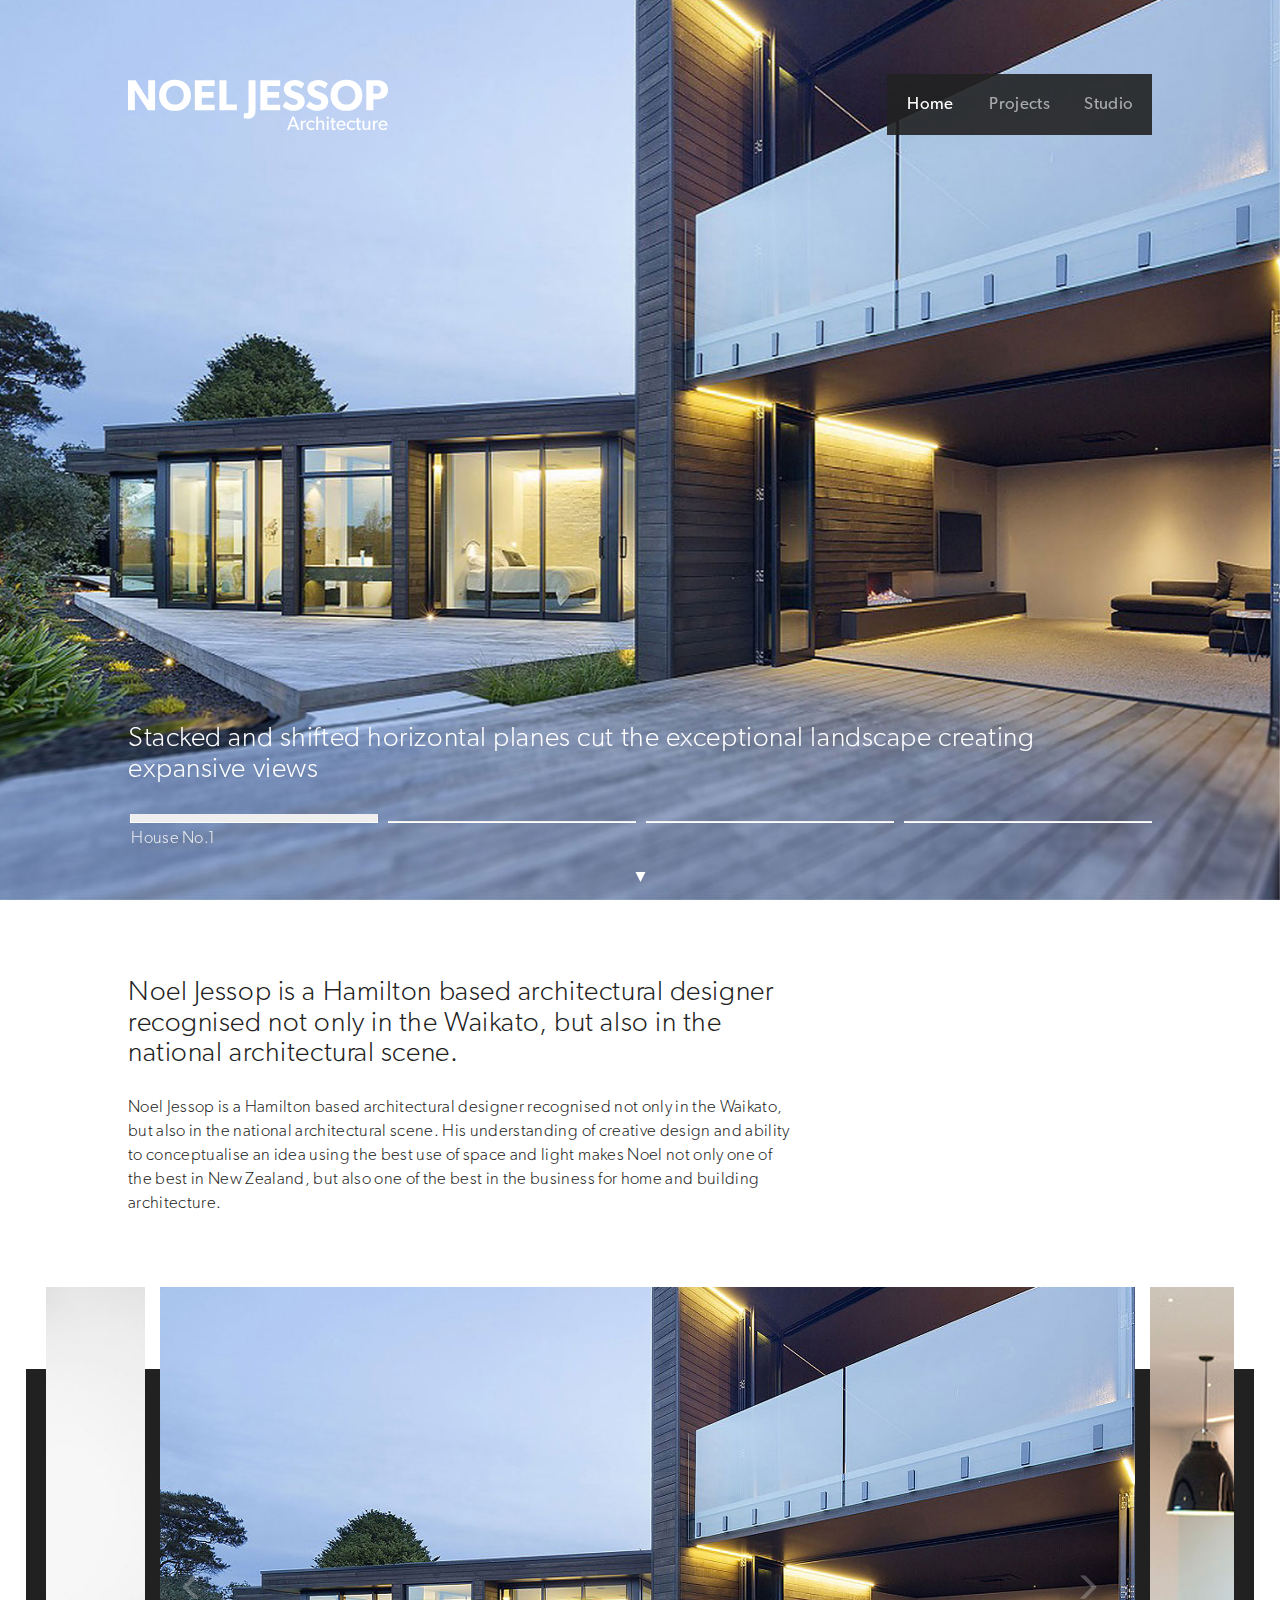
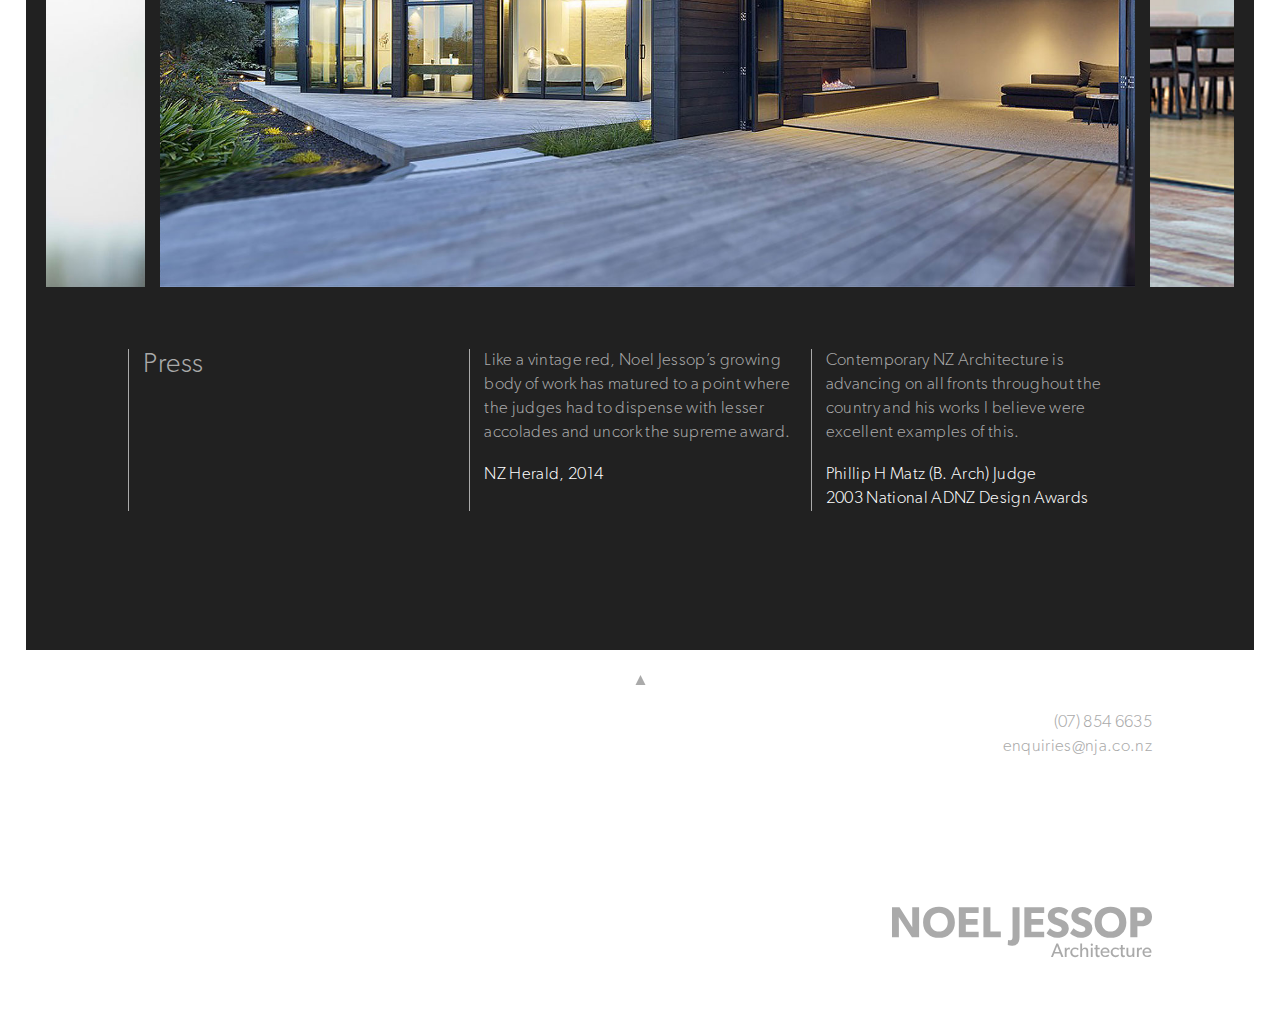
<file: index.html>
<!doctype html>
<!--[if lt IE 7]>      <html class="no-js lt-ie9 lt-ie8 lt-ie7" lang="en-US"> <![endif]-->
<!--[if IE 7]>         <html class="no-js lt-ie9 lt-ie8" lang="en-US"> <![endif]-->
<!--[if IE 8]>         <html class="no-js lt-ie9" lang="en-US"> <![endif]-->
<!--[if gt IE 8]><!-->
<html lang="en-US" class="no-js">
<!--<![endif]-->

<head>
    <meta charset="utf-8">
    <meta http-equiv="X-UA-Compatible" content="IE=edge">
    <meta name="viewport" content="width=device-width, initial-scale=1, user-scalable=no">
    <title>Home - Noel Jessop Architecture</title>
    <meta name="description" content="">
    <meta name="keywords" content="">
    <link rel="apple-touch-icon" href="#">
    <link rel="stylesheet" href="css/lib/bootstrap.min.css">
    <link rel="stylesheet" href="css/lib/bootstrap-theme.min.css">
    <link rel="stylesheet" href="css/lib/jquery.visor-carousel.css">
    <link rel="stylesheet" href="css/lib/font-awesome.min.css">
    <link rel="stylesheet" href="css/style.css">
    <link rel="stylesheet" href="css/responsivestyle.css">

    <!-- HTML5 shim and Respond.js for IE8 support of HTML5 elements and media queries -->
    <!--[if lt IE 9]>
        <script src="https://oss.maxcdn.com/html5shiv/3.7.2/html5shiv.min.js"></script>
        <script src="https://oss.maxcdn.com/respond/1.4.2/respond.min.js"></script>
      <![endif]-->
</head>

<body>
    <!--[if lt IE 8]>
      <p class="browserupgrade">You are using an <strong>outdated</strong> browser. Please <a href="http://browsehappy.com/">upgrade your browser</a> to improve your experience.</p>
    <![endif]-->

    <!-- Header -->
    <header id="home">
        <div id="hero_carousel" class="carousel slide fadeEffect" data-ride="carousel">
            <div class="menu_wrap">
                <a href="index.html" class="logo_link"><img src="images/Noel_Jessop_Logo_White.svg" class="logo" alt="Logo">
                </a>
                <ul class="menu">
                    <li><a href="index.html" class="active">Home</a>
                    </li>
                    <li><a href="projects.html">Projects</a>
                    </li>
                    <li><a href="studio.html">Studio</a>
                    </li>
                    <li id="toggle"><a href="#">Menu</a>
                    </li>
                </ul>
            </div>

            <!--  Indicators -->
            <ol class="carousel-indicators carousel_linesec">
                <li data-target="hero_carousel" data-slide-to="0" class="active">House No.1</li>
                <li data-target="hero_carousel" data-slide-to="1">House No.2</li>
                <li data-target="hero_carousel" data-slide-to="2">House No.3</li>
                <li data-target="hero_carousel" data-slide-to="3">House No.4</li>
            </ol>

            <a id="top_to_bottom" href="#" class="top_to_bottom" role="button">
                <img class="img-responsive bottomtop_arrow" src="images/down_arrow.svg" alt="arrow_bottom.png">
            </a>

            <div class="carousel-caption home_slider_text">
                <h1>Stacked and shifted horizontal planes cut the exceptional landscape creating expansive views</h1>
            </div>
            <div class="carousel-caption mobile_slidertext">
                <h1>Carefully crafted and ledgeable elements that intersect and work</h1>
            </div>

            <!--  Wrapper for slides -->
            <div class="carousel-inner" role="listbox">
                <div class="item active fadeIn">
                </div>
                <div class="item fadeIn">
                </div>
                <div class="item fadeIn">
                </div>
                <div class="item fadeIn">
                </div>
            </div>
        </div>
    </header>
    <!-- End: Header -->

    <!-- Start: About us Section-->
    <section id="about-us">
        <div class="about-us-inner">
            <div class="aboutus_text_content">
                <h1 class="aboutus_text">Noel Jessop is a Hamilton based architectural designer recognised not only in the Waikato, but also in the national architectural scene.</h1>
                <p class="aboutus_subtext">Noel Jessop is a Hamilton based architectural designer recognised not only in the Waikato, but also in the national architectural scene. His understanding of creative design and ability to conceptualise an idea using the best use of space and light makes Noel not only one of the best in New Zealand, but also one of the best in the business for home and building architecture.</p>
            </div>
        </div>
    </section>
    <!-- End: about us Section-->

    <!--Start: caurosal slider Section-->
    <section id="caurosal_slidersec">
        <!--Start Main body -->
        <div class="home_courosal_sec">
            <div id="myVisor4" class="visor-carousel slide" data-ride="visor">
                <div class="carousel-inner" role="listbox">
                    <div class="item col-md-10 active">
                        <img class="first-slide" src="images/img1.jpg" height="1072" width="1604" alt="First slide">
                    </div>
                    <div class="item col-md-10">
                        <img class="second-slide" src="images/img2.jpg" height="1072" width="1604" alt="Second slide">
                    </div>
                    <div class="item col-md-10">
                        <img class="third-slide" src="images/img3.jpg" height="1072" width="1604" alt="Third slide">
                    </div>
                </div>
                <a class="left carousel-control layout-landscape" href="#myVisor4" role="button" data-slide="prev">
                    <span class="glyphicon glyphicon-menu-left" aria-hidden="true"></span>
                    <span class="sr-only">Previous</span>
                </a>
                <a class="left carousel-control layout-portrait" href="#myVisor4" role="button" data-slide="prev">
                    <span class="glyphicon glyphicon-menu-up" aria-hidden="true"></span>
                    <span class="sr-only">Previous</span>
                </a>
                <a class="right carousel-control layout-landscape" href="#myVisor4" role="button" data-slide="next">
                    <span class="glyphicon glyphicon-menu-right" aria-hidden="true"></span>
                    <span class="sr-only">Next</span>
                </a>
                <a class="right carousel-control layout-portrait" href="#myVisor4" role="button" data-slide="next">
                    <span class="glyphicon glyphicon-menu-down" aria-hidden="true"></span>
                    <span class="sr-only">Next</span>
                </a>
            </div>
            <!-- /.visor -->

            <div class="mobile_home_img">
                <div class="mob_img">
                    <img class="img-responsive" src="images/img2.jpg" alt="img2">
                </div>
                <div class="mob_img">
                    <img class="img-responsive" src="images/img3.jpg" alt="img2">
                </div>
            </div>

            <div class="inner-caro-slider">
                <div class="sc-widget col-sm-4">
                    <h1>Press</h1>
                </div>
                <div class="sc-widget col-sm-4">
                    <p>Like a vintage red, Noel Jessop’s growing body of work has matured to a point where the judges had to dispense with lesser accolades and uncork the supreme award.</p>
                    <p class="home_text_white">NZ Herald, 2014</p>
                </div>
                <div class="sc-widget col-sm-4">
                    <p>Contemporary NZ Architecture is advancing on all fronts throughout the country and his works I believe were excellent examples of this.</p>
                    <p class="home_text_white">Phillip H Matz (B. Arch) Judge
                        <br />2003 National ADNZ Design Awards</p>
                </div>
            </div>

            <div class="mobile_carotext">
                <div class="sc-widget">
                    <h1>Press</h1>
                </div>
                <div class="sc-widget">
                    <p>Like a vintage red, Noel Jessop’s growing body of work has matured to a point where the judges had to dispense with lesser accolades and uncork the supreme award.
                        <p class="home_text_white"> NZ Herald, 2014</p>
                    </p>
                </div>
                <div class="sc-widget mob_scwidgt">
                    <p>Contemporary NZ Architecture is advancing on all fronts throughout the country and his works I believe were excellent examples of this.</p>
                    <p class="home_text_white">Phillip H Matz (B. Arch) Judge</p>
                    <p id="para3" class="display_none home_text_white">2003 National ADNZ Design Awards</p>
                    <div class="readmore_link">
                        <a href="#" class="viewmore_btn" data-id="para3">View More</a>
                    </div>
                </div>
            </div>
        </div>
        <!--End: Main body -->
    </section>
    <!-- End: caurosal slider Section-->

    <a id="back-to-top" href="#" class="back-to-top" role="button">
        <img class="img-responsive" src="images/back-to-top_arrow.svg" alt="Arrow">
    </a>

    <!-- Start: footer Section-->
    <footer class="footer_sec">
        <div class="footer-container">
            <div class="footer_logo">
                <p>(07) 854 6635</p>
                <p>enquiries@nja.co.nz</p>
                <a href="index.html"><img src="images/Noel_Jessop_Logo_Grey.svg" class="logo" alt="logo">
                </a>
            </div>
        </div>
    </footer>
    <!-- End: footer Section-->

    <!-- Start: Scripts -->
    <script src="js/vendor/jquery-3.1.1.min.js"></script>
    <script src="js/vendor/modernizr-2.8.3-respond-1.4.2.min.js"></script>
    <script src="js/vendor/bootstrap.min.js"></script>
    <script src="source/jquery.fancybox.js?v=2.1.5"></script>
    <script src="js/vendor/jquery.mousewheel-3.0.6.pack.js"></script>
    <script src="source/helpers/jquery.fancybox-buttons.js?v=1.0.5"></script>
    <script src="source/helpers/jquery.fancybox-thumbs.js?v=1.0.7"></script>
    <script src="source/helpers/jquery.fancybox-media.js?v=1.0.6"></script>
    <script src="js/vendor/jquery.visor-carousel.js"></script>
    <script src="js/script.js"></script>
    <!-- End: Scripts -->

</body>

</html>
</file>
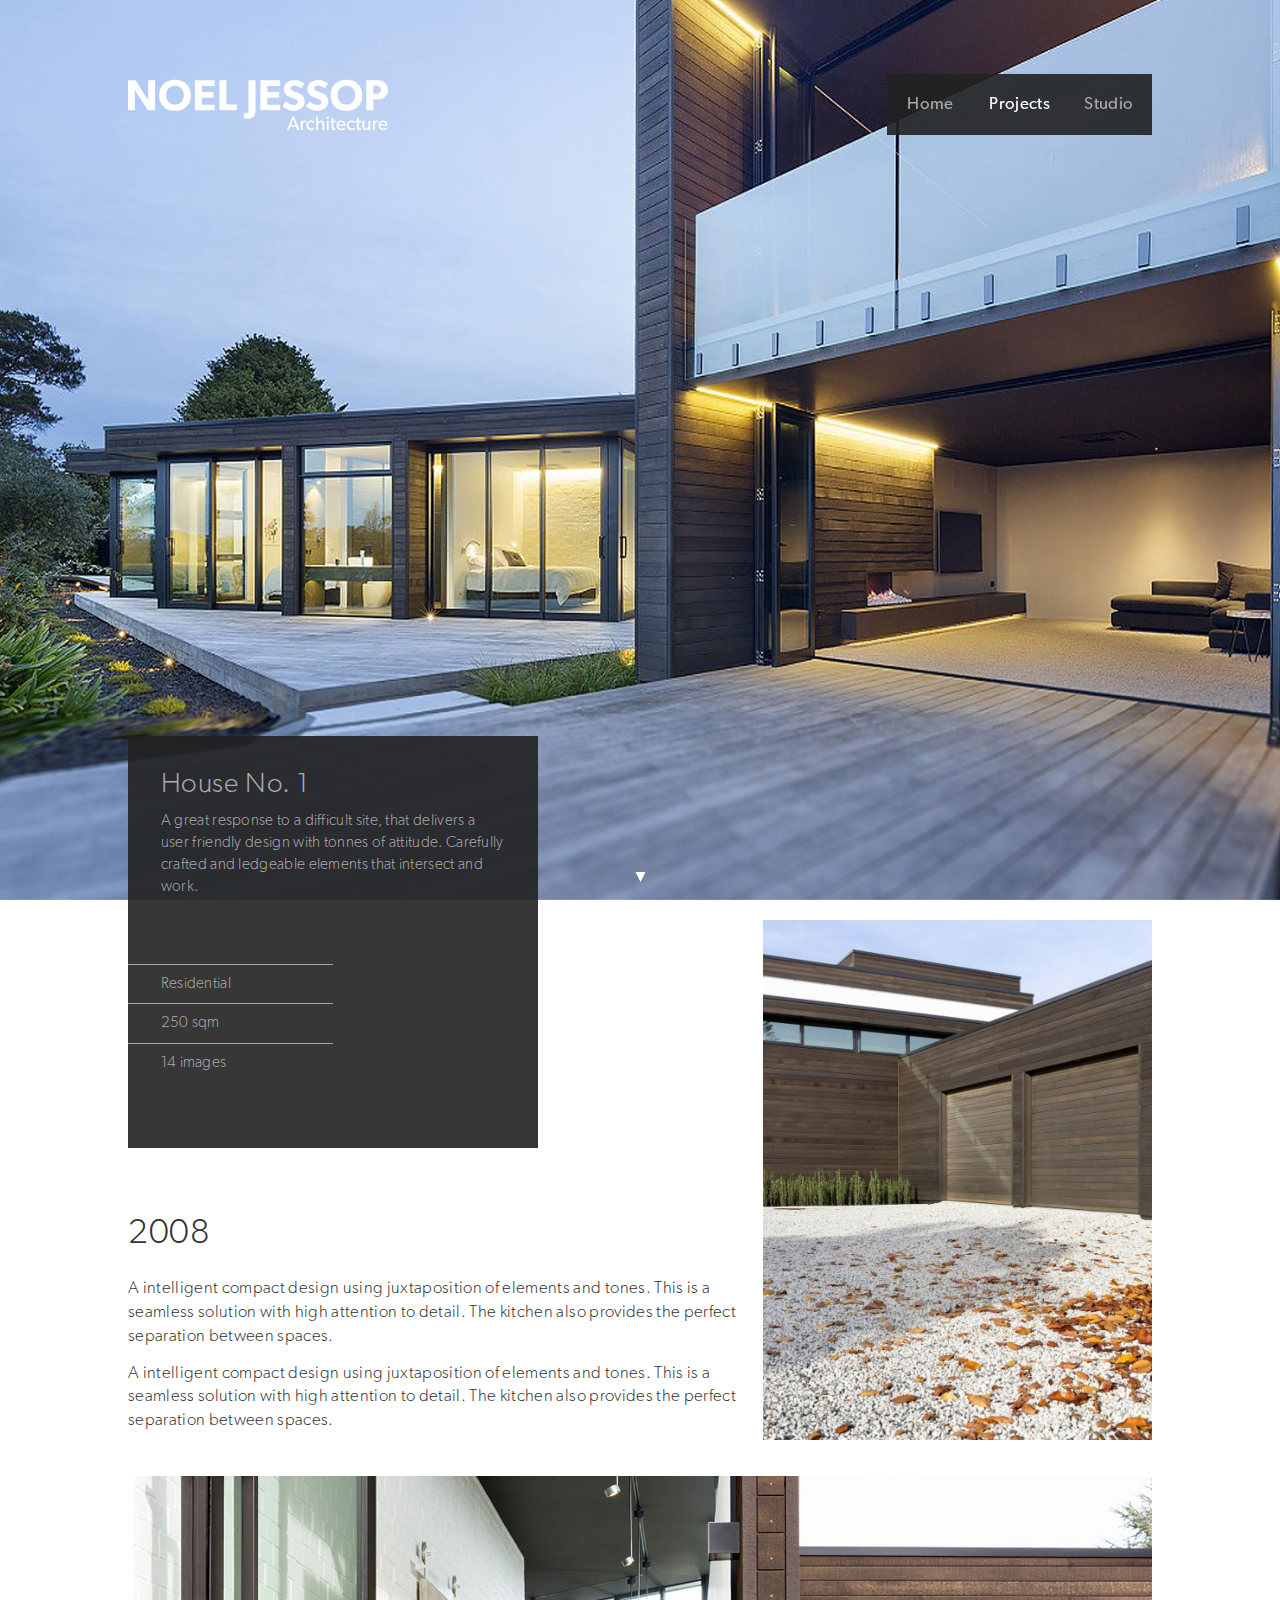
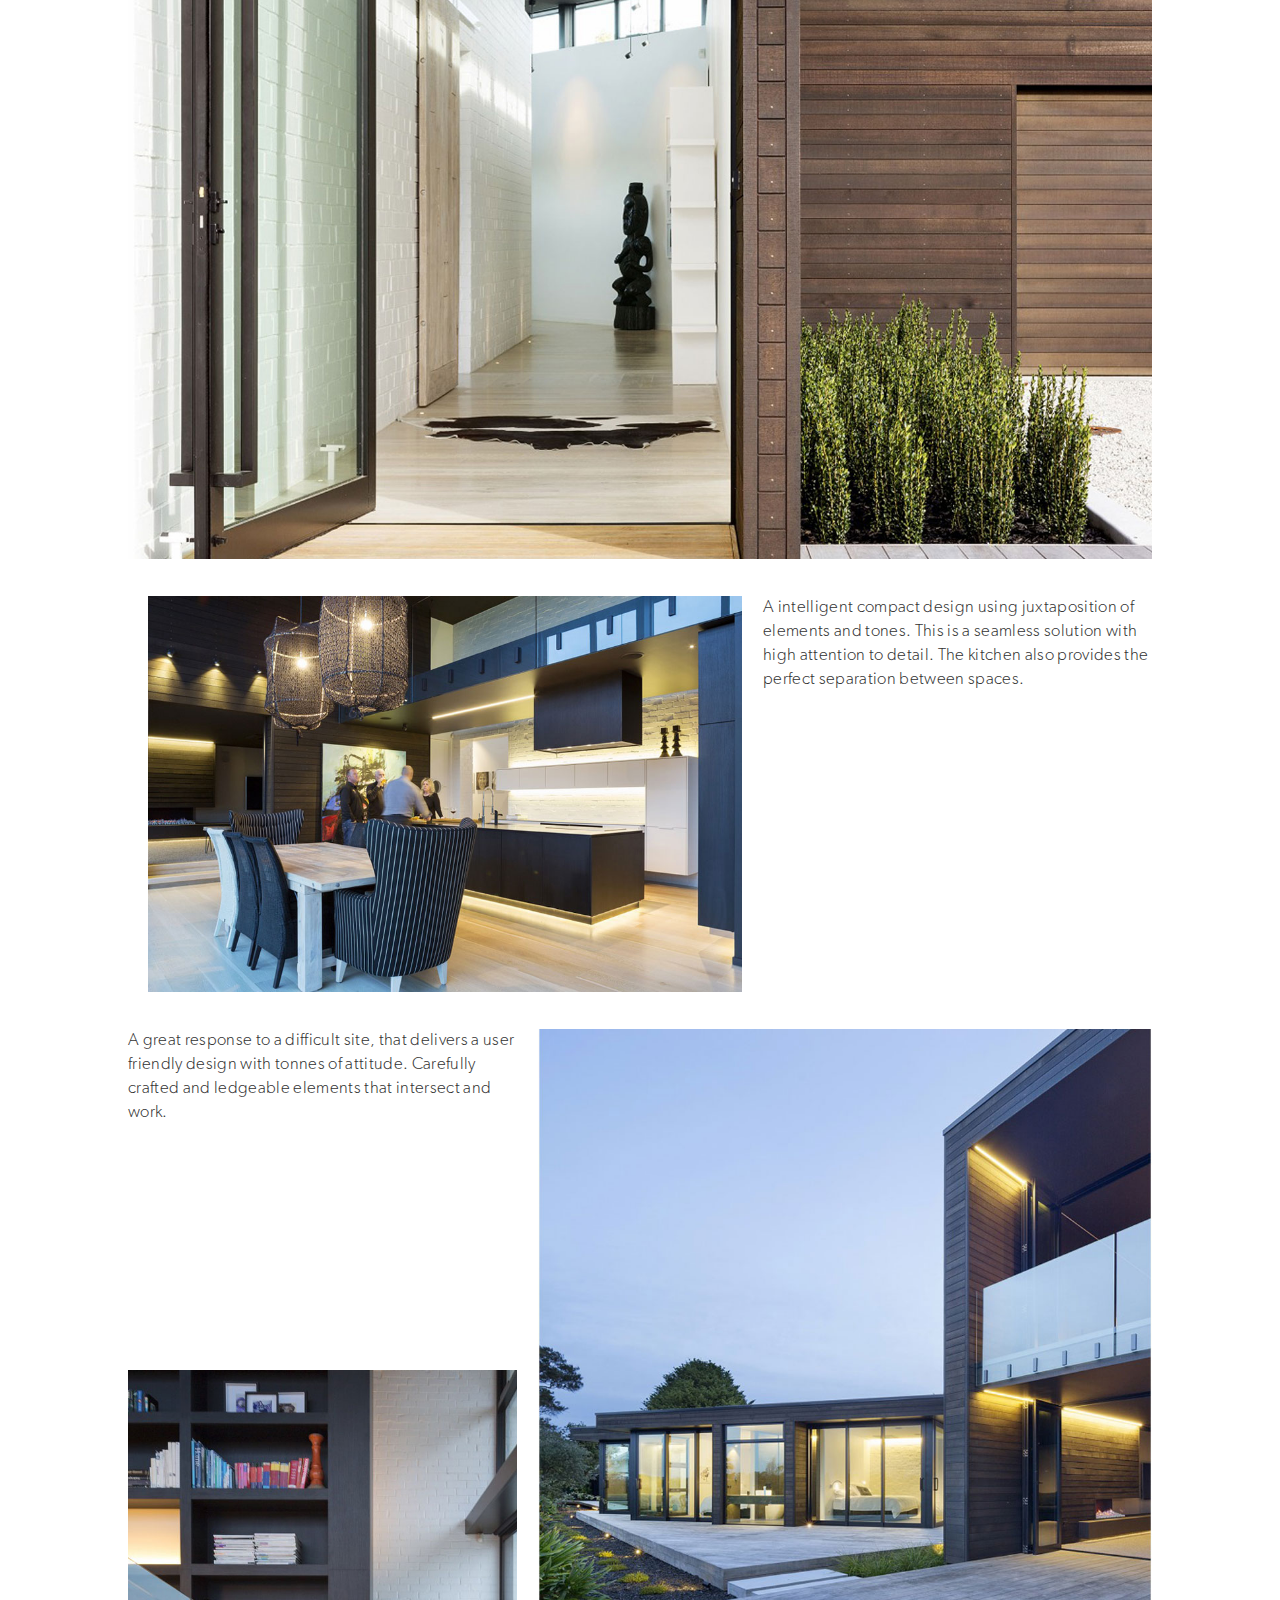
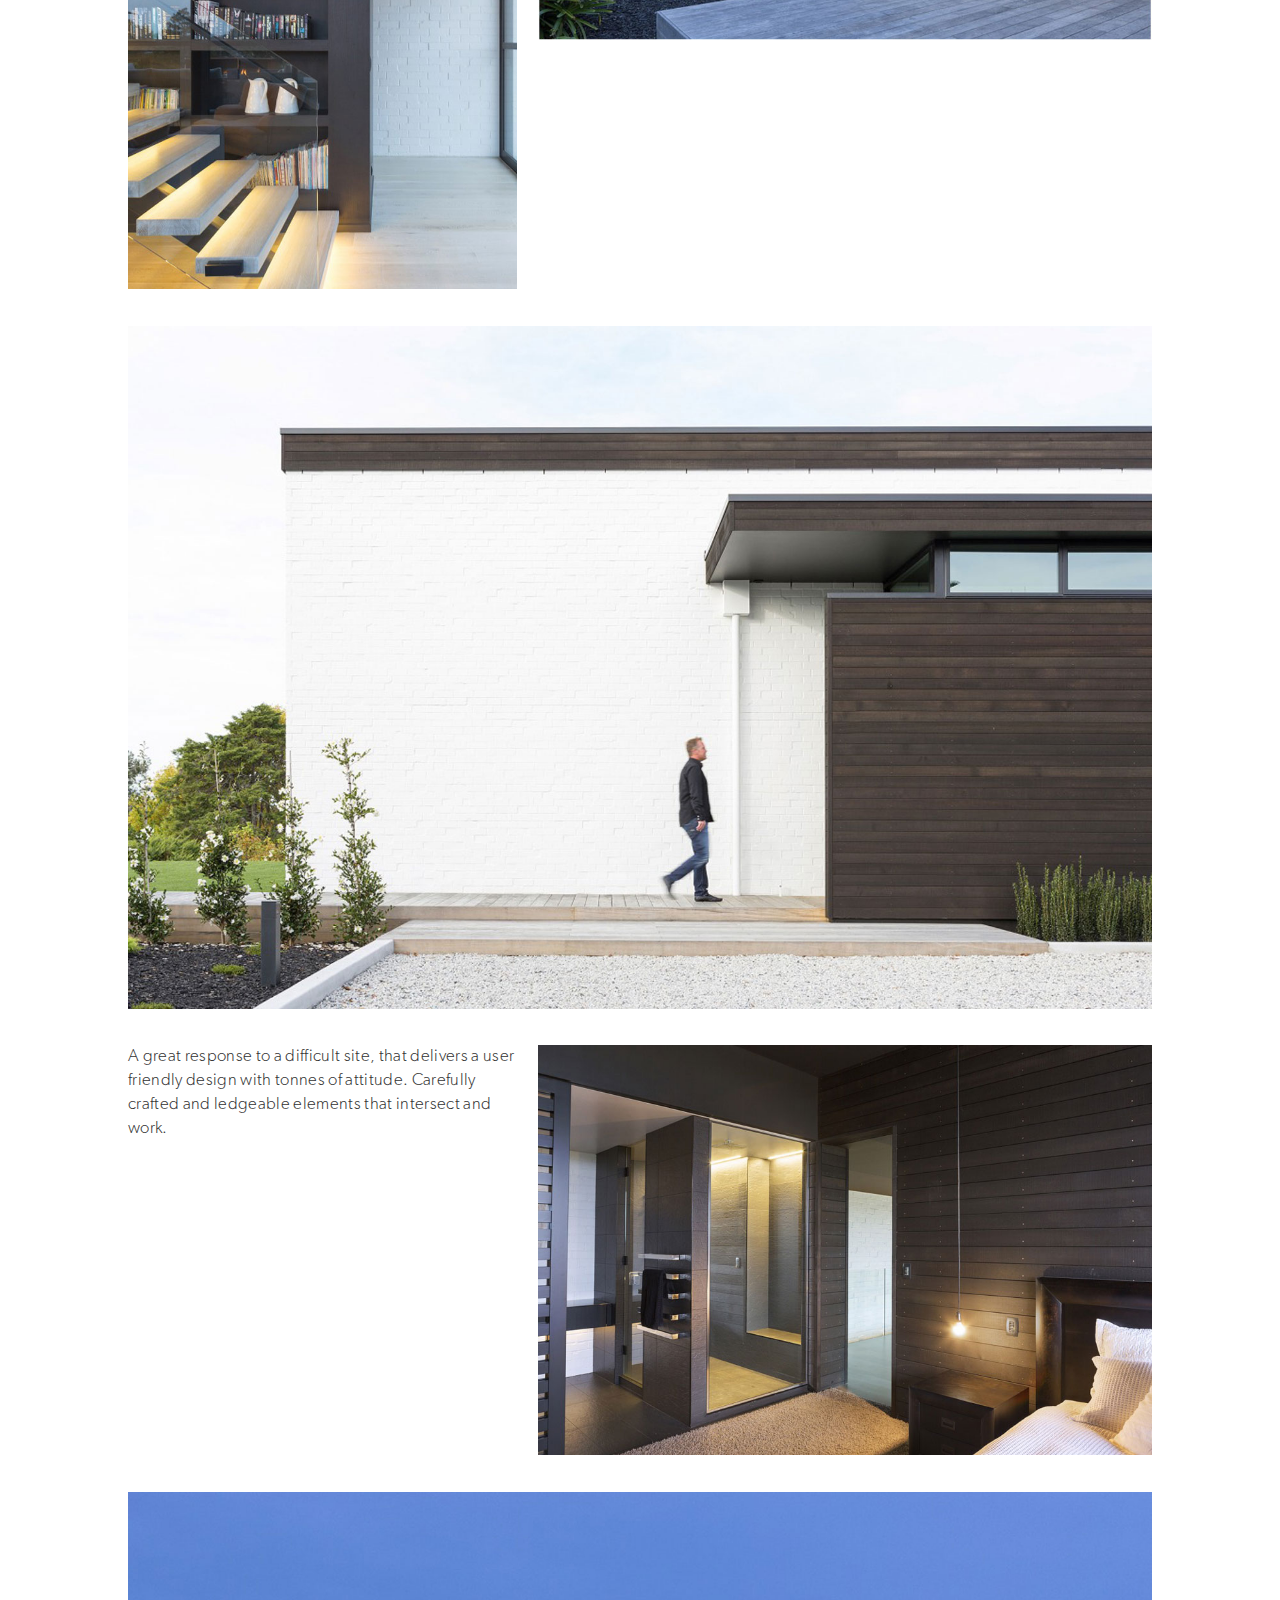
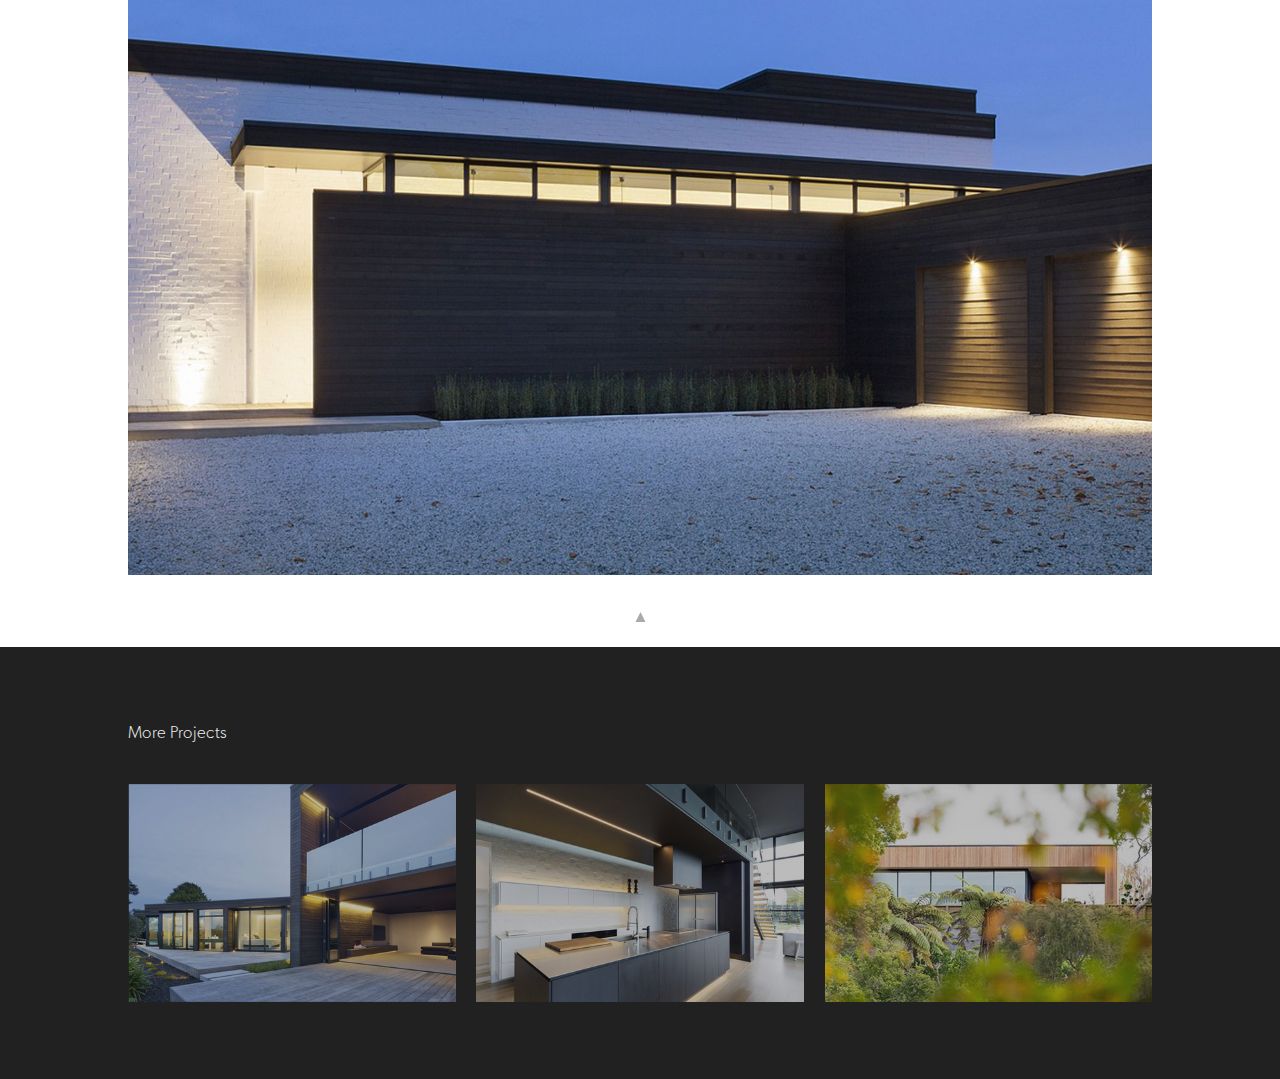
<file: project_details.html>
<!doctype html>
<!--[if lt IE 7]>      <html class="no-js lt-ie9 lt-ie8 lt-ie7" lang="en-US"> <![endif]-->
<!--[if IE 7]>         <html class="no-js lt-ie9 lt-ie8" lang="en-US"> <![endif]-->
<!--[if IE 8]>         <html class="no-js lt-ie9" lang="en-US"> <![endif]-->
<!--[if gt IE 8]><!-->
<html lang="en-US" class="no-js">
<!--<![endif]-->

<head>
    <meta charset="utf-8">
    <meta http-equiv="X-UA-Compatible" content="IE=edge">
    <meta name="viewport" content="width=device-width, initial-scale=1, user-scalable=no">
    <title>Home - Noel Jessop Architecture</title>
    <meta name="description" content="">
    <meta name="keywords" content="">
    <link rel="apple-touch-icon" href="#">
    <link rel="stylesheet" href="css/lib/bootstrap.min.css">
    <link rel="stylesheet" href="css/lib/bootstrap-theme.min.css">
    <link rel="stylesheet" href="css/lib/jquery.visor-carousel.css">
    <link rel="stylesheet" href="css/lib/font-awesome.min.css">
    <link rel="stylesheet" href="css/style.css">
    <link rel="stylesheet" href="css/responsivestyle.css">

    <!-- HTML5 shim and Respond.js for IE8 support of HTML5 elements and media queries -->
    <!--[if lt IE 9]>
        <script src="https://oss.maxcdn.com/html5shiv/3.7.2/html5shiv.min.js"></script>
        <script src="https://oss.maxcdn.com/respond/1.4.2/respond.min.js"></script>
      <![endif]-->
</head>

<body>
    <!--[if lt IE 8]>
      <p class="browserupgrade">You are using an <strong>outdated</strong> browser. Please <a href="http://browsehappy.com/">upgrade your browser</a> to improve your experience.</p>
    <![endif]-->

    <!-- Header -->
    <header id="home">
        <div class="project_detail_header fadeEffect">
            <div class="menu_wrap">
                <a href="index.html" class="logo_link"><img src="images/Noel_Jessop_Logo_White.svg" class="logo" alt="Logo">
                </a>
                <ul class="menu">
                    <li><a href="index.html">Home</a>
                    </li>
                    <li><a href="projects.html" class="active">Projects</a>
                    </li>
                    <li><a href="studio.html">Studio</a>
                    </li>
                    <li id="toggle"><a href="#">Menu</a>
                    </li>
                </ul>
            </div>
            <a id="top_to_bottom" href="#" class="top_to_bottom" role="button">
                <img class="img-responsive bottomtop_arrow" src="images/down_arrow.svg" alt="arrow_bottom.png">
            </a>
        </div>
    </header>
    <!-- End: Header -->

    <!-- Start: Property Detail Main Content -->
    <main class="property_detail_main">
        <!-- Start: Section 1 -->
        <div class="blocks" id="block-1">
            <div class="block-item">
                <div class="pd_bg_house">
                    <div class="house_text">
                        <h1 class="house_name">House No. 1</h1>
                        <p class="house_detail">A great response to a difficult site, that delivers a user friendly design with tonnes of attitude. Carefully crafted and ledgeable elements that intersect and work. </p>
                    </div>
                    <div class="house-subparts">
                        <ul class="house_features">
                            <li>Residential</li>
                            <li>250 sqm</li>
                            <li>14 images</li>
                        </ul>
                    </div>
                </div>
                <div class="block-text">
                    <h1 class="block-text-title">2008</h1>
                    <p class="block-text-content">A intelligent compact design using juxtaposition of elements and tones. This is a seamless solution with high attention to detail. The kitchen also provides the perfect separation between spaces.</p>
                    <p class="block-text-content">A intelligent compact design using juxtaposition of elements and tones. This is a seamless solution with high attention to detail. The kitchen also provides the perfect separation between spaces.</p>
                </div>
            </div>
            <div class="block-item">
                <div class="block-img">
                    <a class="fancybox-manual-c" href="#"><img src="images/img6.jpg" class="img-responsive" alt="Property Image"></a>
                </div>
            </div>
        </div>
        <!-- End: Section 1 -->

        <!-- Start: Section 2 -->
        <div class="blocks" id="block-2">
            <div class="block-item">
                <div class="block-img">
                    <a class="fancybox-manual-c" href="#"><img src="images/img7.jpg" alt="Property Image" class="img-responsive">
                    </a>
                </div>
            </div>
        </div>
        <!-- End: Section 2 -->

        <!-- Start: Section 3 -->
        <div class="blocks" id="block-3">
            <div class="block-item">
                <div class="block-text">
                    <p class="block-text-content">
                        A intelligent compact design using juxtaposition of elements and tones. This is a seamless solution with high attention to detail. The kitchen also provides the perfect separation between spaces.
                    </p>
                </div>
            </div>
            <div class="block-item">
                <div class="block-img">
                    <a class="fancybox-manual-c" href="#"><img src="images/img8.jpg" alt="Property Image" class="img-responsive">
                    </a>
                </div>
            </div>
        </div>
        <!-- End: Section 3 -->

        <!-- Start: Section 4 -->
        <div class="blocks" id="block-4">
            <div class="block-item">
                <div class="block-text">
                    <p class="block-text-content">
                        A great response to a difficult site, that delivers a user friendly design with tonnes of attitude. Carefully crafted and ledgeable elements that intersect and work.
                    </p>
                </div>
            </div>
            <div class="block-item">
                <div class="block-img">
                    <a class="fancybox-manual-c" href="#"><img src="images/img9.jpg" alt="Property Image" class="img-responsive">
                    </a>
                </div>
            </div>
        </div>
        <!-- End: Section 4 -->

        <!-- Start: Section 5 -->
        <div class="blocks" id="block-5">
            <div class="block-item">
                <div class="block-img">
                    <a class="fancybox-manual-c" href="#"><img src="images/img10.jpg" alt="Property Image" class="img-responsive">
                    </a>
                </div>
            </div>
        </div>
        <!-- End: Section 5 -->

        <!-- Start: Section 6 -->
        <div class="blocks" id="block-6">
            <div class="block-item">
                <div class="block-img">
                    <a class="fancybox-manual-c" href="#"><img src="images/img11.jpg" alt="Property Image" class="img-responsive">
                    </a>
                </div>
            </div>
        </div>
        <!-- End: Section 6 -->

        <!-- Start: Section 7-->
        <div class="blocks" id="block-7">
            <div class="block-item">
                <div class="block-text">
                    <p class="block-text-content">
                        A great response to a difficult site, that delivers a user friendly design with tonnes of attitude. Carefully crafted and ledgeable elements that intersect and work.
                    </p>
                </div>
            </div>
            <div class="block-item">
                <div class="block-img">
                    <a class="fancybox-manual-c" href="#"><img src="images/img12.jpg" alt="Property Image" class="img-responsive">
                    </a>
                </div>
            </div>
        </div>
        <!-- End: Section 7 -->

        <!-- Start: Section 8 -->
        <div class="blocks" id="block-8">
            <div class="block-item">
                <div class="block-img">
                    <a class="fancybox-manual-c" href="#"><img src="images/img13.jpg" alt="Property Image" class="img-responsive">
                    </a>
                </div>
            </div>
        </div>
        <!-- End: Section 8 -->
    </main>
    <!-- End: Property Detail Main Content -->

    <!-- Sticky Arrow: Bottom To Top -->
    <a id="back-to-top" href="#" class="back-to-top" role="button">
        <img class="img-responsive" src="images/back-to-top_arrow.svg" alt="Arrow">
    </a>
    <!-- End: Sticky Arrow: Bottom To Top -->

    <footer class="property_detail_footer">
        <div class="pd-footer-block">
            <h1 class="footer-header">More Projects</h1>
            <div class="more-projects-container">
                <div class="more-projects-item">
                    <img src="images/img14.jpg" alt="Property Image" class="img-responsive">
                </div>
                <div class="more-projects-item">
                    <img src="images/img15.jpg" alt="Property Image" class="img-responsive">
                </div>
                <div class="more-projects-item">
                    <img src="images/img16.jpg" alt="Property Image" class="img-responsive">
                </div>
            </div>
        </div>
    </footer>

    <!-- Start: Scripts -->
    <script src="js/vendor/jquery-3.1.1.min.js"></script>
    <script src="js/vendor/modernizr-2.8.3-respond-1.4.2.min.js"></script>
    <script src="js/vendor/bootstrap.min.js"></script>
    <script src="source/jquery.fancybox.js?v=2.1.5"></script>
    <script src="js/vendor/jquery.mousewheel-3.0.6.pack.js"></script>
    <script src="source/helpers/jquery.fancybox-buttons.js?v=1.0.5"></script>
    <script src="source/helpers/jquery.fancybox-thumbs.js?v=1.0.7"></script>
    <script src="source/helpers/jquery.fancybox-media.js?v=1.0.6"></script>
    <script src="js/vendor/jquery.visor-carousel.js"></script>
    <script src="js/script.js"></script>
    <!-- End: Scripts -->

</body>

</html>
</file>
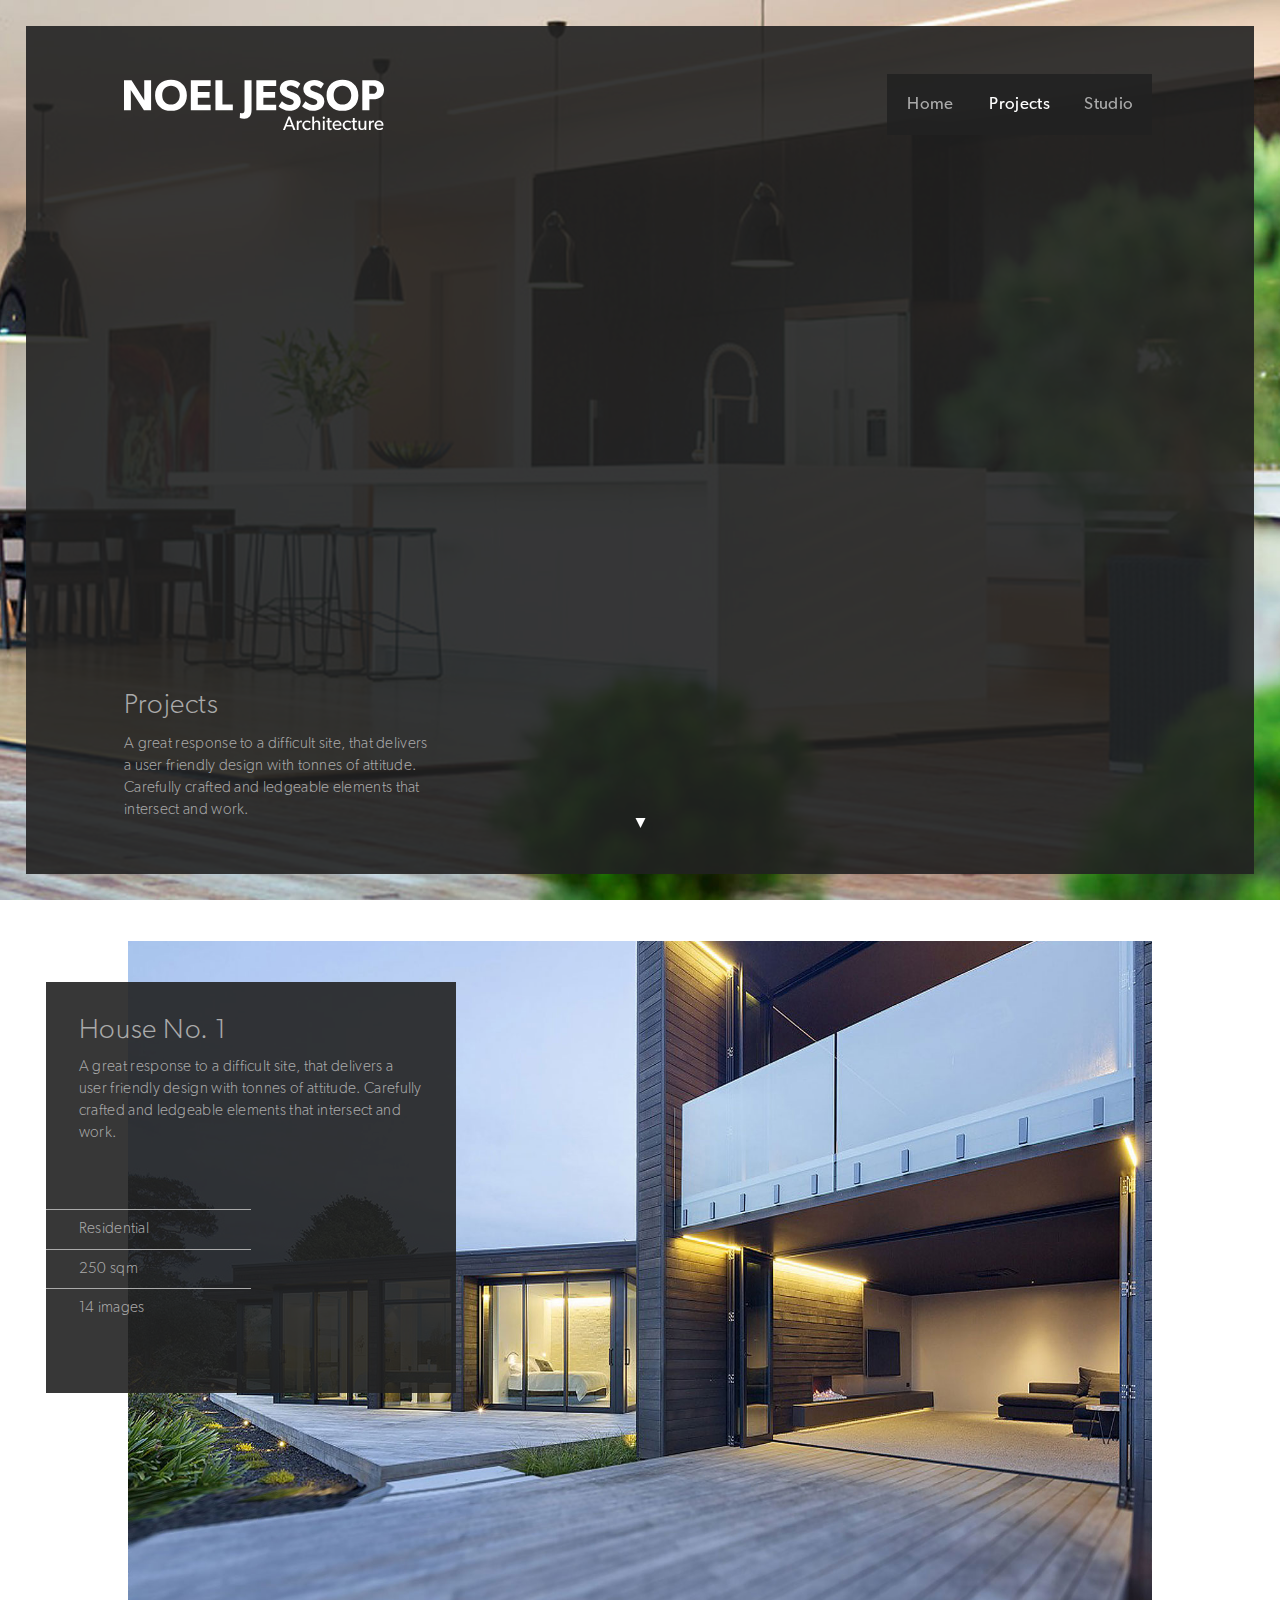
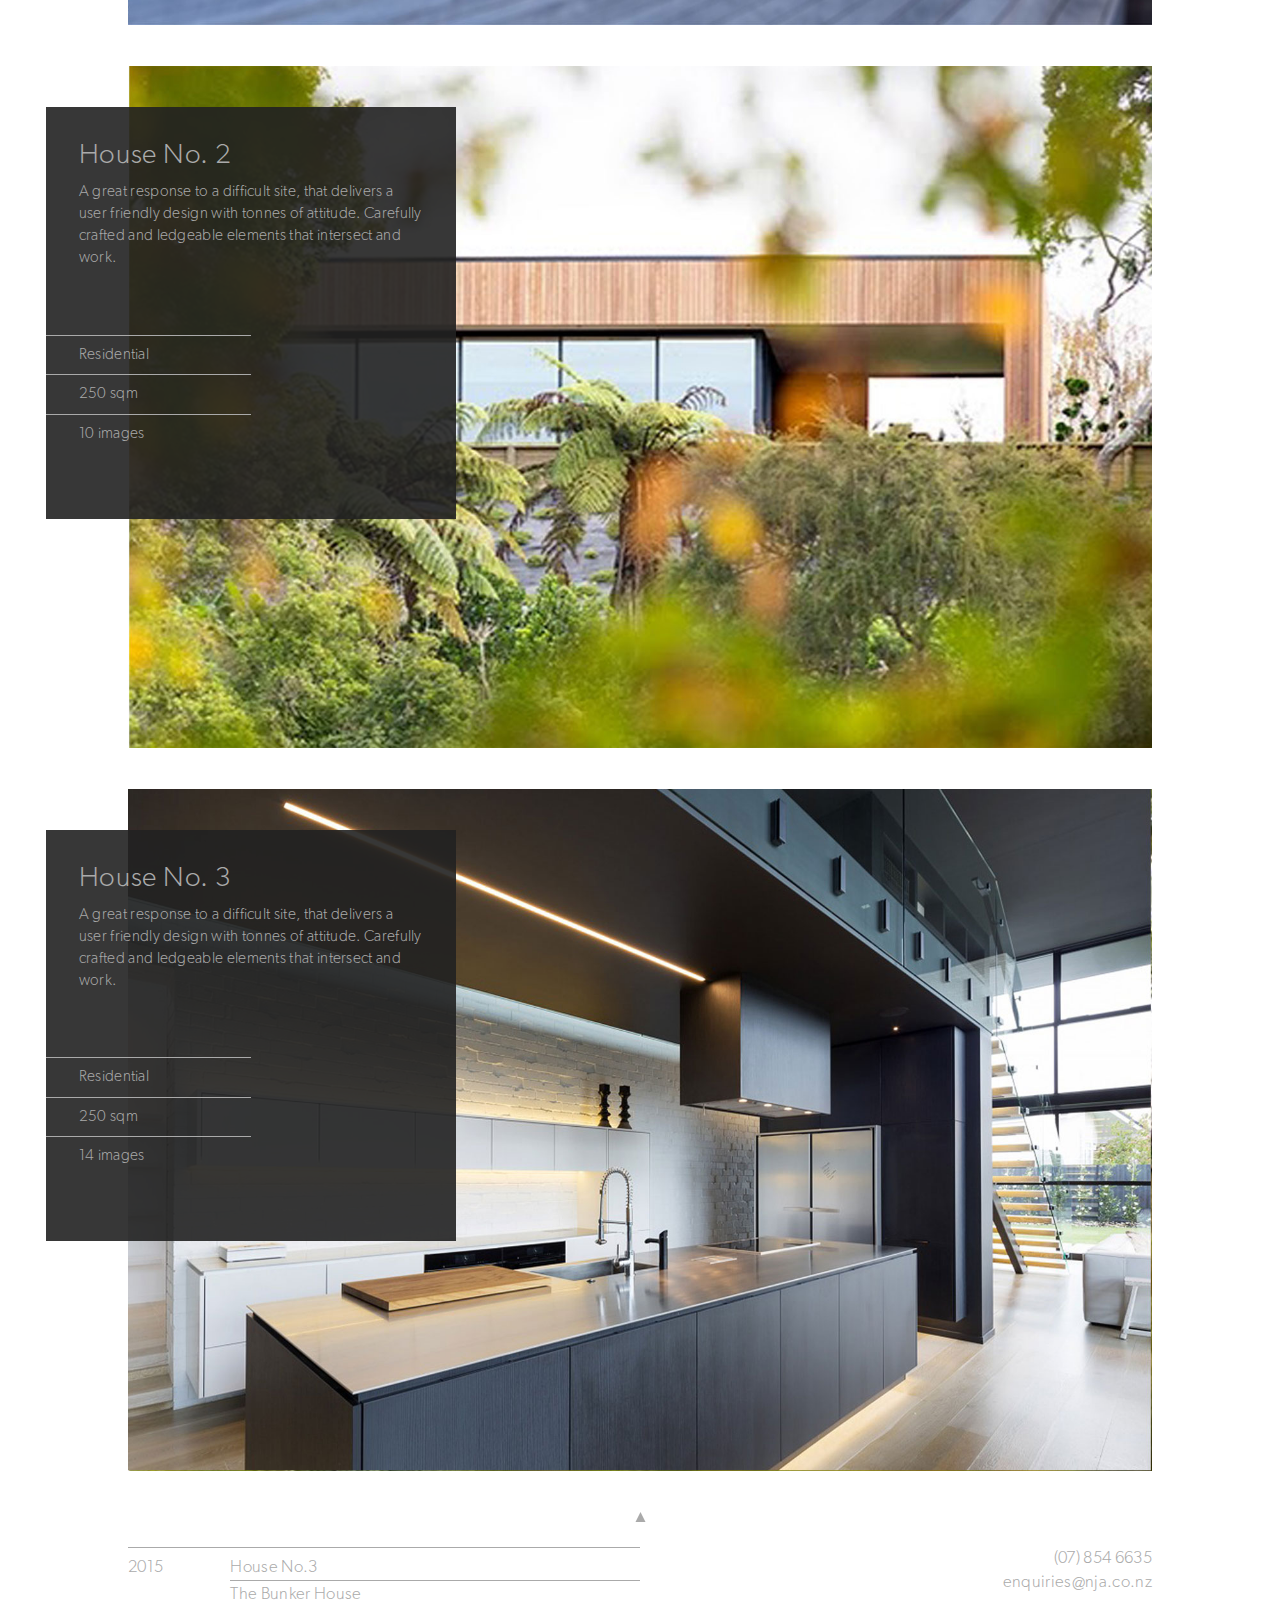
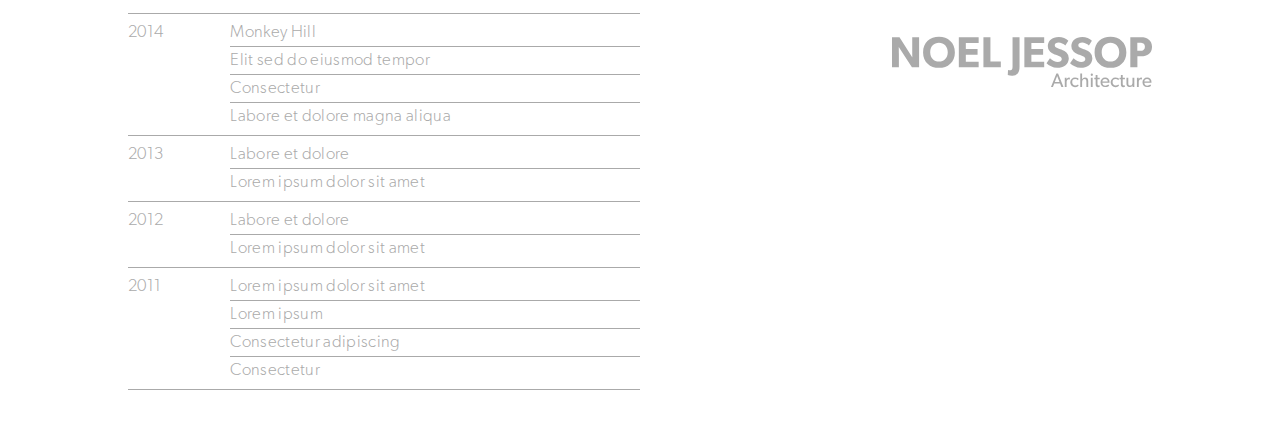
<file: projects.html>
<!doctype html>
<!--[if lt IE 7]>      <html class="no-js lt-ie9 lt-ie8 lt-ie7" lang="en-US"> <![endif]-->
<!--[if IE 7]>         <html class="no-js lt-ie9 lt-ie8" lang="en-US"> <![endif]-->
<!--[if IE 8]>         <html class="no-js lt-ie9" lang="en-US"> <![endif]-->
<!--[if gt IE 8]><!-->
<html lang="en-US" class="no-js">
<!--<![endif]-->

<head>
    <meta charset="utf-8">
    <meta http-equiv="X-UA-Compatible" content="IE=edge">
    <meta name="viewport" content="width=device-width, initial-scale=1, user-scalable=no">
    <title>Projects - Noel Jessop Architecture</title>
    <meta name="description" content="">
    <meta name="keywords" content="">
    <link rel="apple-touch-icon" href="#">
    <link rel="stylesheet" href="css/lib/bootstrap.min.css">
    <link rel="stylesheet" href="css/lib/bootstrap-theme.min.css">
    <link rel="stylesheet" href="css/lib/font-awesome.min.css">
    <link rel="stylesheet" href="css/style.css">
    <link rel="stylesheet" href="css/responsivestyle.css">

    <!-- HTML5 shim and Respond.js for IE8 support of HTML5 elements and media queries -->
    <!--[if lt IE 9]>
        <script src="https://oss.maxcdn.com/html5shiv/3.7.2/html5shiv.min.js"></script>
        <script src="https://oss.maxcdn.com/respond/1.4.2/respond.min.js"></script>
      <![endif]-->
</head>

<body>
    <!--[if lt IE 8]>
      <p class="browserupgrade">You are using an <strong>outdated</strong> browser. Please <a href="http://browsehappy.com/">upgrade your browser</a> to improve your experience.</p>
    <![endif]-->

    <header id="home">
        <div class="project_header fadeEffect">
            <div class="bg_header">
                <div class="head_imgsec">
                    <div class="menu_wrap">
                        <a href="index.html"><img src="images/Noel_Jessop_Logo_White.svg" class="logo" alt="Logo">
                        </a>
                        <ul class="menu">
                            <li><a href="index.html">Home</a>
                            </li>
                            <li><a href="projects.html" class="active">Projects</a>
                            </li>
                            <li><a href="studio.html">Studio</a>
                            </li>
                            <li id="toggle"><a href="">Menu</a></li>
                        </ul>
                    </div>
                    <div class="head_studio_inner">
                        <h1 class="head_title">Projects</h1>
                        <p class="head_subtitle">A great response to a difficult site, that delivers a user friendly design with tonnes of attitude. Carefully crafted and ledgeable elements that intersect and work.</p>
                    </div>
                </div>
                <a id="top_to_bottom" href="#" class="top_to_bottom" role="button">
                    <img class="img-responsive bottomtop_arrow" src="images/down_arrow.svg" alt="arrow_bottom.png">
                </a>
            </div>
        </div>
    </header>
    <!-- Start: House No 1 Section-->
    <section class="project_wrap">
        <div class="house_innersec">
            <div class="house-img">
                <div class="bg_house" onclick="location.href='project_details.html'">
                    <div class="house_text">
                        <h1 class="house_name">House No. 1</h1>
                        <p class="house_detail">A great response to a difficult site, that delivers a user friendly design with tonnes of attitude. Carefully crafted and ledgeable elements that intersect and work. </p>
                    </div>
                    <div class="house-subparts">
                        <ul class="house_features">
                            <li>Residential</li>
                            <li>250 sqm</li>
                            <li>14 images</li>
                        </ul>
                    </div>
                </div>
                <img class="img-responsive property-img" src="images/img1.jpg" alt="Property Image">
            </div>
            <div class="bg_house_mobile">
                <h1 onclick="location.href='project_details.html'">House No. 1</h1>
            </div>
        </div>
        <!-- End: House No 1 Section-->

        <!-- Start: House No 2 Section-->

        <div class="house_innersec">
            <div class="house-img">
                <div class="bg_house">
                    <div class="house_text">
                        <h1 class="house_name">House No. 2</h1>
                        <p class="house_detail">A great response to a difficult site, that delivers a user friendly design with tonnes of attitude. Carefully crafted and ledgeable elements that intersect and work. </p>
                    </div>
                    <div class="house-subparts">
                        <ul class="house_features">
                            <li>Residential</li>
                            <li>250 sqm</li>
                            <li>10 images</li>
                        </ul>
                    </div>
                </div>
                <img class="img-responsive property-img" src="images/img4.jpg" alt="Property Image">
            </div>
            <div class="bg_house_mobile">
                <h1>House No. 2</h1>
            </div>
        </div>
        <!-- End: House No 2 Section-->

        <!-- Start: House No 3 Section-->

        <div class="house_innersec">
            <div class="house-img">
                <div class="bg_house">
                    <div class="house_text">
                        <h1 class="house_name">House No. 3</h1>
                        <p class="house_detail">A great response to a difficult site, that delivers a user friendly design with tonnes of attitude. Carefully crafted and ledgeable elements that intersect and work. </p>
                    </div>
                    <div class="house-subparts">
                        <ul class="house_features">
                            <li>Residential</li>
                            <li>250 sqm</li>
                            <li>14 images</li>
                        </ul>
                    </div>
                </div>
                <img class="img-responsive property-img" src="images/img5.jpg" alt="Property Image">
            </div>
            <div class="bg_house_mobile">
                <h1>House No. 3</h1>
            </div>
        </div>
        <!-- End: House No 3 Section-->
    </section>

    <!-- Sticky Arrows -->
    <a id="back-to-top" href="#" class="back-to-top" role="button">
        <img class="img-responsive" src="images/back-to-top_arrow.svg" alt="Arrow">
    </a>

    <!-- Start: footer Section-->
    <footer class="footer_sec">
        <div class="footer-container footer-flex">
            <div class="foot-award-list">
                <div class="foot-award-item">
                    <div class="award-year">
                        <p class="award-text">2015</p>
                    </div>
                    <div class="award-content">
                        <p class="award-text">House No.3</p>
                        <p class="award-text">The Bunker House</p>
                    </div>
                </div>
                <div class="foot-award-item">
                    <div class="award-year">
                        <p class="award-text">2014</p>
                    </div>
                    <div class="award-content">
                        <p class="award-text">Monkey Hill</p>
                        <p class="award-text">Elit sed do eiusmod tempor</p>
                        <p class="award-text">Consectetur</p>
                        <p class="award-text">Labore et dolore magna aliqua</p>
                    </div>
                </div>
                <div class="foot-award-item">
                    <div class="award-year">
                        <p class="award-text">2013</p>
                    </div>
                    <div class="award-content">
                        <p class="award-text">Labore et dolore</p>
                        <p class="award-text">Lorem ipsum dolor sit amet</p>
                    </div>
                </div>
                <div class="foot-award-item">
                    <div class="award-year">
                        <p class="award-text">2012</p>
                    </div>
                    <div class="award-content">
                        <p class="award-text">Labore et dolore</p>
                        <p class="award-text">Lorem ipsum dolor sit amet</p>
                    </div>
                </div>
                <div class="foot-award-item">
                    <div class="award-year">
                        <p class="award-text">2011</p>
                    </div>
                    <div class="award-content">
                        <p class="award-text">Lorem ipsum dolor sit amet</p>
                        <p class="award-text">Lorem ipsum </p>
                        <p class="award-text">Consectetur adipiscing</p>
                        <p class="award-text">Consectetur</p>
                    </div>
                </div>
            </div>
            <div class="footer_logo">
                <p>(07) 854 6635</p>
                <p>enquiries@nja.co.nz</p>
                <a href="index.html"><img src="images/Noel_Jessop_Logo_Grey.svg" class="logo" alt="logo">
                </a>
            </div>
        </div>
    </footer>
    <!-- End: footer Section-->

    <!-- Start: Scripts -->
    <script src="https://ajax.googleapis.com/ajax/libs/jquery/2.2.4/jquery.min.js"></script>
    <script src="js/vendor/modernizr-2.8.3-respond-1.4.2.min.js"></script>
    <script src="js/vendor/bootstrap.min.js"></script>
    <script type="text/javascript" src="source/jquery.fancybox.js?v=2.1.5"></script>
    <script type="text/javascript" src="js/vendor/jquery.mousewheel-3.0.6.pack.js"></script>
    <script type="text/javascript" src="source/helpers/jquery.fancybox-buttons.js?v=1.0.5"></script>
    <script type="text/javascript" src="source/helpers/jquery.fancybox-thumbs.js?v=1.0.7"></script>
    <script type="text/javascript" src="source/helpers/jquery.fancybox-media.js?v=1.0.6"></script>
    <script src="js/script.js"></script>
    <!-- End: Scripts -->

</body>

</html>
</file>
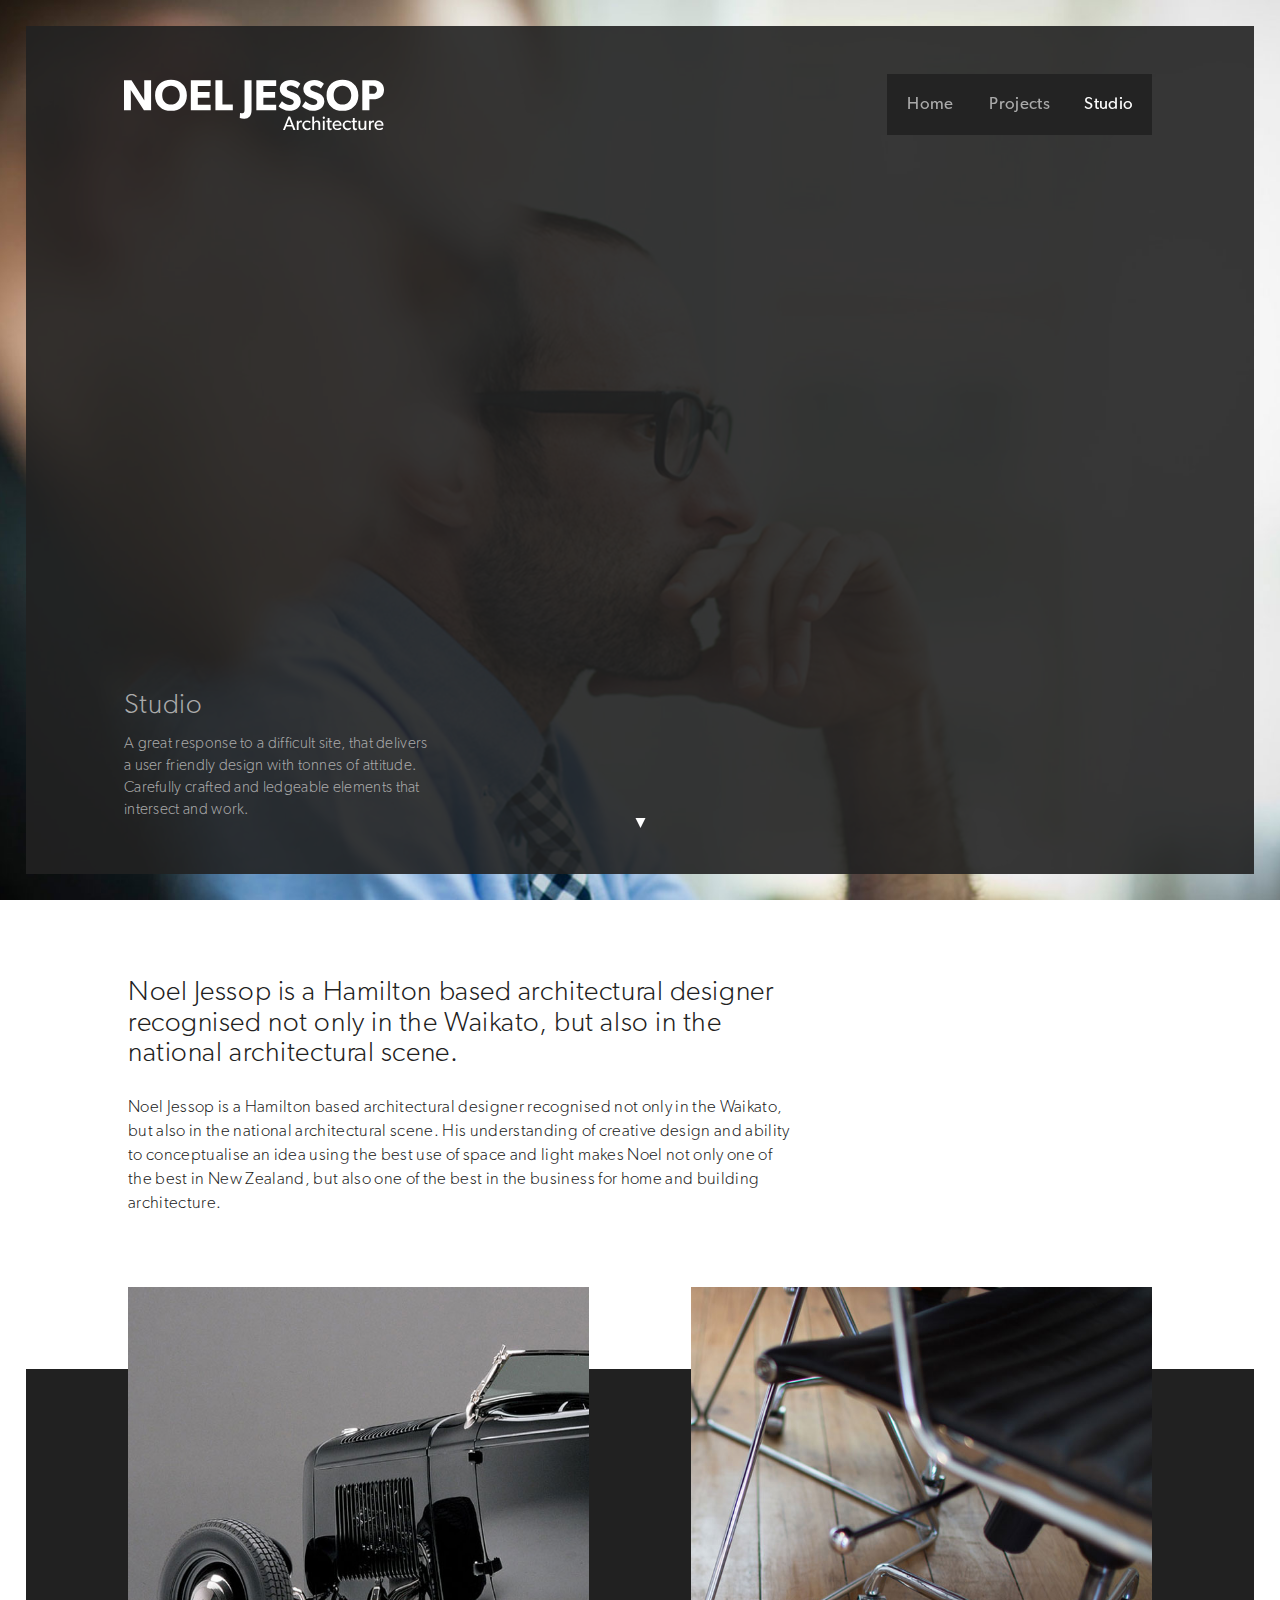
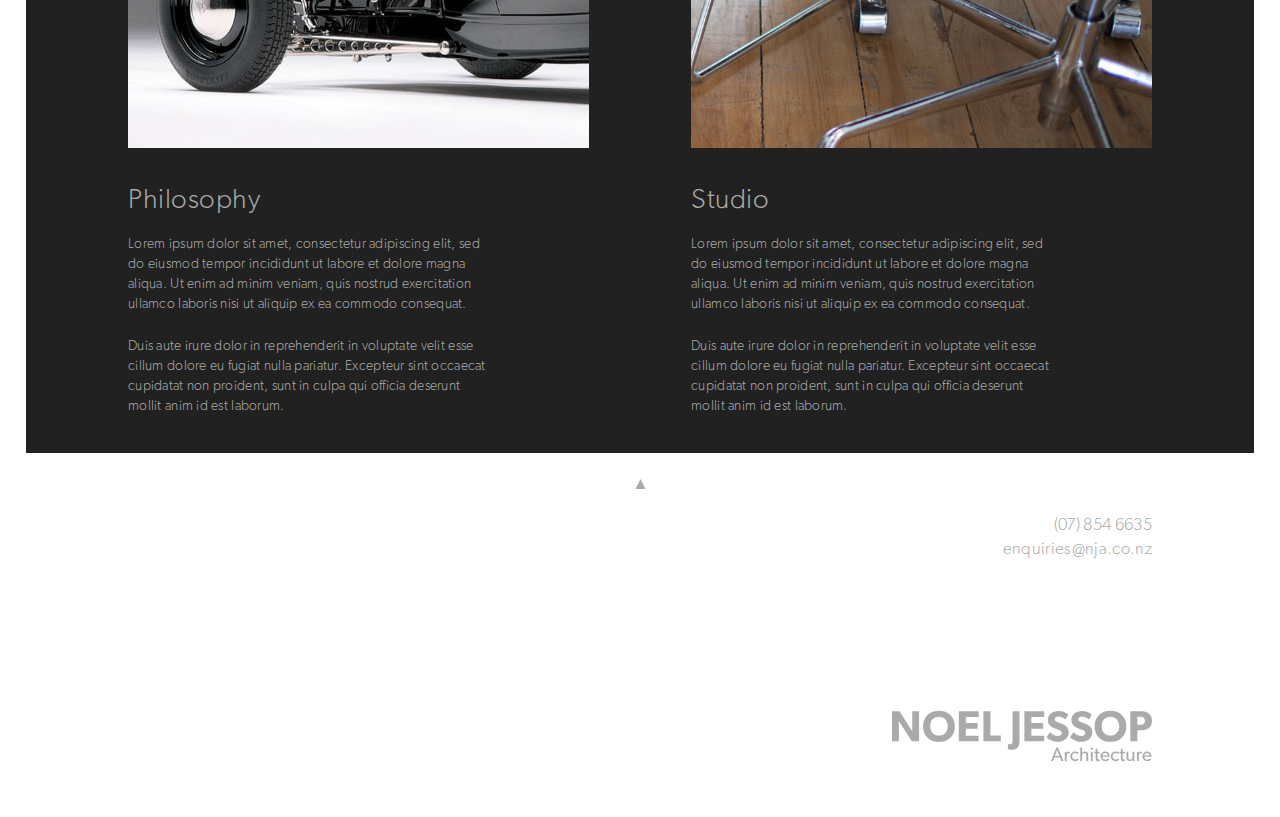
<file: studio.html>
<!doctype html>
<!--[if lt IE 7]>      <html class="no-js lt-ie9 lt-ie8 lt-ie7" lang="en-US"> <![endif]-->
<!--[if IE 7]>         <html class="no-js lt-ie9 lt-ie8" lang="en-US"> <![endif]-->
<!--[if IE 8]>         <html class="no-js lt-ie9" lang="en-US"> <![endif]-->
<!--[if gt IE 8]><!-->
<html lang="en-US" class="no-js">
<!--<![endif]-->

<head>
    <meta charset="utf-8">
    <meta http-equiv="X-UA-Compatible" content="IE=edge">
    <meta name="viewport" content="width=device-width, initial-scale=1, user-scalable=no">
    <title>Studio - Noel Jessop Architecture</title>
    <meta name="description" content="">
    <meta name="keywords" content="">
    <link rel="apple-touch-icon" href="#">
    <link rel="stylesheet" href="css/lib/bootstrap.min.css">
    <link rel="stylesheet" href="css/lib/bootstrap-theme.min.css">
    <link rel="stylesheet" href="css/lib/font-awesome.min.css">
    <link rel="stylesheet" href="css/style.css">
    <link rel="stylesheet" href="css/responsivestyle.css">

    <!-- HTML5 shim and Respond.js for IE8 support of HTML5 elements and media queries -->
    <!--[if lt IE 9]>
        <script src="https://oss.maxcdn.com/html5shiv/3.7.2/html5shiv.min.js"></script>
        <script src="https://oss.maxcdn.com/respond/1.4.2/respond.min.js"></script>
      <![endif]-->
</head>

<body>
    <!--[if lt IE 8]>
      <p class="browserupgrade">You are using an <strong>outdated</strong> browser. Please <a href="http://browsehappy.com/">upgrade your browser</a> to improve your experience.</p>
    <![endif]-->

    <header id="home">
        <div class="studio_header fadeEffect">
            <div class="bg_header">
                <div class="head_imgsec">
                    <div class="menu_wrap">
                        <a href="index.html"><img src="images/Noel_Jessop_Logo_White.svg" class="logo" alt="logo">
                        </a>
                        <ul class="menu studio_bg">
                            <li><a href="index.html">Home</a>
                            </li>
                            <li><a href="projects.html">Projects</a>
                            </li>
                            <li><a href="studio.html" class="active">Studio</a>
                            </li>
                            <li id="toggle"><a href="#">Menu</a>
                            </li>
                        </ul>
                    </div>
                    <div class="head_studio_inner">
                        <h1 class="head_title">Studio</h1>
                        <p class="head_subtitle">A great response to a difficult site, that delivers a user friendly design with tonnes of attitude. Carefully crafted and ledgeable elements that intersect and work.</p>
                    </div>
                </div>
                <a id="top_to_bottom" href="#" class="top_to_bottom" role="button">
                    <img class="img-responsive bottomtop_arrow" src="images/down_arrow.svg" alt="arrow_bottom.png">
                </a>
            </div>
        </div>
    </header>

    <!-- Start: About us Section-->
    <section id="about-us">
        <div class="about-us-inner">
            <div class="aboutus_text_content">
                <h1 class="aboutus_text">Noel Jessop is a Hamilton based architectural designer recognised not only in the Waikato, but also in the national architectural scene.</h1>
                <p class="aboutus_subtext">Noel Jessop is a Hamilton based architectural designer recognised not only in the Waikato, but also in the national architectural scene. His understanding of creative design and ability to conceptualise an idea using the best use of space and light makes Noel not only one of the best in New Zealand, but also one of the best in the business for home and building architecture.</p>
            </div>
        </div>
    </section>
    <!-- End: about us Section-->

    <!-- Start: Studio inner Section-->
    <section id="vision_sec">
        <div class="vision_sec_bg">
            <div class="item_wrapper">
                <div class="item">
                    <img class="img-responsive item_img" src="images/img18.jpg" alt="img18.jpg">
                    <h1 class="item_heading">Philosophy</h1>
                    <div class="item_content_wrap">
                        <p class="item_content">Lorem ipsum dolor sit amet, consectetur adipiscing elit, sed do eiusmod tempor incididunt ut labore et dolore magna aliqua. Ut enim ad minim veniam, quis nostrud exercitation ullamco laboris nisi ut aliquip ex ea commodo consequat.</p>
                        <p class="item_content" id="para1">Duis aute irure dolor in reprehenderit in voluptate velit esse cillum dolore eu fugiat nulla pariatur. Excepteur sint occaecat cupidatat non proident, sunt in culpa qui officia deserunt mollit anim id est laborum.</p>
                        <div class="readmore_link">
                            <a href="#" class="readmore_btn" data-id="para1">Read More</a>
                        </div>
                    </div>
                </div>
                <div class="item">
                    <img class="img-responsive item_img" src="images/img17.jpg" alt="img17.jpg">
                    <h1 class="item_heading">Studio</h1>
                    <div class="item_content_wrap">
                        <p class="item_content">Lorem ipsum dolor sit amet, consectetur adipiscing elit, sed do eiusmod tempor incididunt ut labore et dolore magna aliqua. Ut enim ad minim veniam, quis nostrud exercitation ullamco laboris nisi ut aliquip ex ea commodo consequat.</p>
                        <p class="item_content" id="para2">Duis aute irure dolor in reprehenderit in voluptate velit esse cillum dolore eu fugiat nulla pariatur. Excepteur sint occaecat cupidatat non proident, sunt in culpa qui officia deserunt mollit anim id est laborum.</p>
                        <div class="readmore_link">
                            <a href="#" class="readmore_btn" data-id="para2">Read More</a>
                        </div>
                    </div>
                </div>
            </div>
        </div>
    </section>

    <!-- End: Studio inner Section-->
    <a id="back-to-top" href="#" class="back-to-top" role="button">
        <img class="img-responsive" src="images/back-to-top_arrow.svg" alt="Arrow">
    </a>

    <!-- Start: footer Section-->
    <footer class="footer_sec">
        <div class="footer-container">
            <div class="footer_logo">
                <p>(07) 854 6635</p>
                <p>enquiries@nja.co.nz</p>
                <a href="index.html"><img src="images/Noel_Jessop_Logo_Grey.svg" class="logo" alt="logo">
                </a>
            </div>
        </div>
    </footer>
    <!-- End: footer Section-->

    <!-- Start: Scripts -->
    <script src="https://ajax.googleapis.com/ajax/libs/jquery/2.2.4/jquery.min.js"></script>
    <script src="js/vendor/modernizr-2.8.3-respond-1.4.2.min.js"></script>
    <script src="js/vendor/bootstrap.min.js"></script>
    <script type="text/javascript" src="source/jquery.fancybox.js?v=2.1.5"></script>
    <script type="text/javascript" src="js/vendor/jquery.mousewheel-3.0.6.pack.js"></script>
    <script type="text/javascript" src="source/helpers/jquery.fancybox-buttons.js?v=1.0.5"></script>
    <script type="text/javascript" src="source/helpers/jquery.fancybox-thumbs.js?v=1.0.7"></script>
    <script type="text/javascript" src="source/helpers/jquery.fancybox-media.js?v=1.0.6"></script>
    <script src="js/script.js"></script>
    <!-- End: Scripts -->

</body>

</html>
</file>
<file: css/style.css>
/* ==========================================================================
   Author's custom styles
   ========================================================================== */


/**********************************************************
 General Rules
**********************************************************/

@font-face {
    font-family: 'GibsonLight';
    src: url('../fonts/gibson-light.otf') format('opentype');
    font-style: normal;
    font-weight: 300;
}
@font-face {
    font-family: 'GibsonBold';
    src: url('../fonts/gibson-bold.otf') format('opentype');
    font-style: normal;
    font-weight: 700;
}
@font-face {
    font-family: 'GibsonSemiBold';
    src: url('../fonts/gibson-semibold.otf') format('opentype');
    font-style: normal;
    font-weight: 600;
}
@font-face {
    font-family: 'Gibson';
    src: url('../fonts/gibson-regular.otf') format('opentype');
    font-style: normal;
    font-weight: 400;
}
html {
    -webkit-font-smoothing:antialiased;
}
body,
html {
    width: 100%;
    margin: 0;
    padding: 0;
    overflow-x: hidden;
}
body,
html,
div,
span,
section,
article,
aside,
table,
thead,
tbody,
tfoot,
td,
tr,
th,
p,
a,
dd,
dl,
label,
input,
textarea,
addresss,
code,
h1,
h2,
h3,
h4,
h5,
h6 {
    font-family: 'GibsonLight', sans-serif;
    letter-spacing: 0.02em;
    font-weight: 300;
}
p {
    margin: 0;
}
h1,
h2,
h3,
h4,
h5,
h6 {
    margin: 0;
}
h1 {
    font-size: 200%;
}
a,
a:hover {
    text-decoration: none;
}
ul {
    text-decoration: none;
    padding: 0px;
    list-style: none;
    margin: 0;
}
.clear-pad {
    padding: 0px;
}
.fadeEffect {
    transition: all ease-in 0.4s;
}
/**********************************************************
 End General Rules
**********************************************************/

/**********************************************************
 Header & Navigation
**********************************************************/

.menu_wrap {
    display: flex;
    flex-flow: row nowrap;
    justify-content: space-between;
    align-items: center;
    position: absolute;
    margin: 8.2% auto auto 10%;
}
.logo_link {
    width: 170px;
    height: 60px;
    z-index: 11;
    position: absolute;
    left: 8%;
}
.logo {
    width: 170px;
    height: 60px;
}
.menu {
    margin: 0;
    position: fixed;
    right: 10%;
    z-index: 99;
    background-color: rgba(33, 33, 33, 0.90);
}
.menu li {
    display: inline-block;
    text-align: center;
    line-height: 60px;
    width: 86px;
}
.menu li a {
    color: #aaa;
    font-family: 'Gibson', sans-serif;
    font-size: 120%;
}
.menu li a.active {
    color: #fff;
}

/**********************************************************
 End Header & Navigation
**********************************************************/

/**********************************************************
 Home Page
**********************************************************/

#hero_carousel .carousel-control {
    z-index: 2;
}
#hero_carousel .carousel-inner .item {
    background-size: cover;
    background-position: center center;
    background-repeat: no-repeat;
    background-attachment: fixed;
}
#hero_carousel .carousel-inner .item:nth-child(1) {
    background-image: url('../images/img1.jpg');
}
#hero_carousel .carousel-inner .item:nth-child(2) {
    background-image: url('../images/img2.jpg');
}
#hero_carousel .carousel-inner .item:nth-child(3) {
    background-image: url('../images/img3.jpg');
}
#hero_carousel .carousel-inner .item:nth-child(4) {
    background-image: url('../images/img5.jpg');
}
.carousel_linesec {
    display: -webkit-box;
    display: -webkit-flex;
    display: -ms-flexbox;
    display: flex;
    -webkit-flex-flow: row nowrap;
    -ms-flex-flow: row nowrap;
    flex-flow: row nowrap;
    align-items: flex-end;
    position: absolute;
    bottom: 8%;
    padding: 0;
    list-style: none;
    z-index: 11;
    left: 9.8%;
    right: 9.8%;
    width: 80.6%;
    font-size: 120%;
    font-weight: 400;
    cursor: pointer;
    margin: auto;
}
.carousel_linesec li,
.carousel_linesec .active {
    margin: 5px;
    border-top: 1px solid #eeeeee;
    border-radius: 0px;
    width: 25%;
    height: 0px;
    text-indent: 0px;
    line-height: 32px;
    color: transparent;
    transition: all 0.6s ease-in-out;
    text-align: left;
}
.carousel_linesec li:hover {
    height: 0px;
    border-top: 8px solid #eeeeee;
    color: #eeeeee;
}
.carousel_linesec li.active {
    height: 0px;
    border-top: 8px solid #eeeeee;
    color: #eeeeee;
}
#hero_carousel .carousel-caption {
    bottom: 10%;
    text-align: left;
    left: 10%;
    right: 10%;
    text-shadow: none;
    padding-bottom: 2%;
    margin: auto;
}
#hero_carousel .carousel-caption.mobile_slidertext h1 {
    font-size: 100%;
}
.back-to-top {
    display: block;
    text-align: center;
    text-align: -webkit-center;
    text-align: -moz-center;
    text-align: -o-center;
    margin-top: 2%;
}
.back-to-top > img {
    width: 15px;
    height: 10px;
}
.top_to_bottom {
    cursor: pointer;
    z-index: 11;
    bottom: 2%;
    right: 0;
    left: 0;
    margin: auto;
    width: 15px;
    height: 10px;
    position: absolute;
}
.top_to_bottom > img {
    width: 15px;
    height: 10px;
}
/* End Header & Navigation */
/* Footer */
.footer_sec {
    margin: 2% auto 4%;
    padding: 0 10%;
}
.footer-container {
    max-width: 1800px;
    margin: 0 auto;
}
.footer_logo {
    text-align: right;
    text-align: -webkit-right;
    text-align: -moz-right;
    text-align: -o-right;
}
.footer_logo > p {
    color: #aaaaaa;
    font-size: 120%;
}
.footer_logo .logo {
    margin-top: 14%;
}
/* End Footer */
/* Visor Carouse */

.visor-carousel,
.visor-carousel .visor-wrapper,
.visor-carousel .carousel-inner > .item,
.visor-carousel .carousel-inner > .item > img {
    height: 600px;
}
.visor-carousel .carousel-inner > .item > img {
    position: absolute;
    width: 100%;
}
.visor-carousel .carousel-control.left.layout-landscape,
.visor-carousel .carousel-control.right.layout-landscape,
.visor-carousel .carousel-control.left.layout-portrait,
.visor-carousel .carousel-control.right.layout-portrait {
    background: none;
}
.visor-carousel .carousel-control.left.layout-landscape {
    left: 8%;
}
.visor-carousel .carousel-control.right.layout-landscape {
    right: 8%;
}
.visor-carousel .carousel-control.left.layout-landscape:hover,
.visor-carousel .carousel-control.right.layout-landscape:hover,
.visor-carousel .carousel-control.left.layout-portrait:hover,
.visor-carousel .carousel-control.right.layout-portrait:hover {
    box-shadow: none;
}
/* End Visor Carouse */

/* About Us */

#about-us {
    margin: 6% 0 12% 0;
    padding: 0 10%;
}
.about-us-inner {
    max-width: 1800px;
    color: #212121;
    margin: auto;
}
.aboutus_text_content {
    width: 65%;
}
.aboutus_text {
    margin-bottom: 4%;
    color: #212121;
}
.aboutus_subtext {
    color: #212121;
    font-size: 120%;
}
/* Inner Carousel */

#caurosal_slidersec {
    display: flex;
    flex-flow: row nowrap;
    justify-content: space-around;
    background-color: #212121;
    margin: auto 2%;
    padding: 0% 8% 6%;
}
#myVisor4 {
    margin: -8% -8% auto;
}
.mobile_home_img {
    margin-top: -14%;
}
.mobile_home_img .mob_img:first-child {
    margin-bottom: 3%;
}
.inner-caro-slider {
    padding: 6% 0;
    display: inline-flex;
}
.sc-widget {
    color: #aaa;
    font-size: 100%;
}
.sc-widget::after {
    content: "";
    border-left: 1px solid #aaa;
    height: 100%;
    position: absolute;
    left: 0;
    top: 0;
    bottom: 0;
}
.sc-widget h1 {
    color: #aaaaaa;
}
.sc-widget p {
    color: #aaaaaa;
    font-size: 120%;
}
.sc-widget .home_text_white {
    color: #fff;
    margin-top: 6%;
    font-size: 120%;
}
.sc-widget .readmore_link {
    margin-top: 6%;
}
.sc-widget .viewmore_btn {
    color: #fff;
    font-size: 100%;
}
.mobile_carotext {
    margin: 6% auto;
}
.mobile_carotext .sc-widget:not(:last-child) {
    margin-bottom: 4%;
}
/**********************************************************
 End Home Page
**********************************************************/

/**********************************************************
 Project Page
**********************************************************/

.project_header {
    background-image: url("../images/img2.jpg");
    height: 690px;
    background-attachment: fixed;
    background-position: center;
    background-repeat: no-repeat;
    background-size: cover;
    padding: 2%;
}
.project_header .menu_wrap {
    margin: auto;
}
.project_header .top_to_bottom {
    bottom: 8%;
}
.project_wrap {
    padding: 0 10%;
}
.project_wrap .house_innersec {
    margin: 4% auto 4%;
    max-width: 1800px;
}
.bg_house {
    background-color: rgba(33, 33, 33, 0.90);
    color: #aaa;
    position: absolute;
    top: 6%;
    left: -8%;
    width: 40%;
    cursor: pointer;
    transition: all 0.5s ease;
    -moz-transition: all 0.5s ease;
    -webkit-transition: all 0.5s ease;
    -o-transition: all 0.5s ease;
    -ms-transition: all 0.5s ease;
}
.bg_house:hover,
.bg_house:focus {
    background-color: #212121;
    color: #fff;
}
.bg_house_mobile {
    display: none;
    background-color: rgba(33, 33, 33, 0.90);
    color: #aaa;
    cursor: pointer;
    padding: 4%;
    margin: 1% auto 0;
    transition: all 0.5s ease;
    -moz-transition: all 0.5s ease;
    -webkit-transition: all 0.5s ease;
    -o-transition: all 0.5s ease;
    -ms-transition: all 0.5s ease;
}
.bg_house_mobile:hover,
.bg_house_mobile:focus {
    background-color: #212121;
    color: #fff;
}
.bg_house_mobile h1 {
    font-size: 120%;
}
.house-img {
    position: relative;
}
.house_text {
    padding: 8%;
    color: #aaaaaa;
}
.house_text .house_name {
    margin-bottom: 3%;
}
.house_text > .house_detail {
    font-size: 110%;
    margin-top: 3%;
}
.house-subparts {
    padding: 8% 0 16%;
}
.house-subparts ul li {
    padding-left: 16%;
    line-height: 250%;
    border-top: 1px solid #aaa;
    font-size: 110%;
    color: #aaa;
}
.house-subparts ul {
    width: 50%;
    margin-right: auto;
}
.property-img {
    width: 100%;
}
.footer-flex {
    display: -webkit-box;
    display: -webkit-flex;
    display: -ms-flexbox;
    display: flex;
    -webkit-flex-flow: row nowrap;
    -ms-flex-flow: row nowrap;
    flex-flow: row nowrap;
    justify-content: space-between;
    align-items: flex-start;
}
.foot-award-list {
    width: 50%;
}
.foot-award-item {
    display: -webkit-box;
    display: -webkit-flex;
    display: -ms-flexbox;
    display: flex;
    -webkit-flex-flow: row nowrap;
    -ms-flex-flow: row nowrap;
    flex-flow: row nowrap;
    justify-content: flex-start;
    align-items: flex-start;
    padding: 1% 0;
    width: 100%;
    border-bottom: 1px solid #aaaaaa;
    color: #aaaaaa;
}
.foot-award-item:first-child {
    border-top: 1px solid #aaaaaa;
}
.award-year {
    width: 10%;
    text-align: left;
}
.award-content {
    width: 90%;
    padding-left: 10%;
}
.award-text {
    line-height: 160%;
    font-size: 120%;
    transition: all ease-in 0.4s;
}
.award-text + .award-text {
    border-top: 1px solid #aaaaaa;
}
.award-text:hover,
.award-text:focus {
    cursor: pointer;
    color: #333333;
    border-color: #333333;
}
/**********************************************************
 End Project Page
**********************************************************/

/**********************************************************
 Project Detail Page
**********************************************************/

.project_detail_header {
    background-image: url('../images/img1.jpg');
    background-size: cover;
    background-repeat: no-repeat;
    background-attachment: fixed;
    background-position: center;
    -moz-background-size: cover;
    -webkit-background-size: cover;
    -o-background-size: cover;
}
.property_detail_main {
    padding: 0 10%;
}
.blocks {
    max-width: 1800px;
    margin: 2% auto 3%;
    display: -webkit-box;
    display: -webkit-flex;
    display: -ms-flexbox;
    display: flex;
    -webkit-flex-flow: row nowrap;
    -ms-flex-flow: row nowrap;
    flex-flow: row nowrap;
    justify-content: space-between;
    align-items: stretch;
}
.blocks + .blocks {
    margin-top: 3%;
}
.block-item {
    width: 100%;
}
.block-text-title {
    font-size: 250%;
    margin-bottom: 4%;
}
.block-text-content {
    font-size: 120%;
}
.block-text-content + .block-text-content {
    margin-top: 2%;
}
#block-1 .block-item {
    width: 60%;
    display: -webkit-box;
    display: -webkit-flex;
    display: -ms-flexbox;
    display: flex;
    -webkit-flex-flow: column nowrap;
    -ms-flex-flow: column nowrap;
    flex-flow: column nowrap;
    justify-content: space-between;
}
#block-1 .block-item + .block-item {
    width: 40%;
    padding-left: 2%;
}
.pd_bg_house {
    background-color: rgba(33, 33, 33, 0.90);
    color: #aaaaaa;
    width: 66.66%;
    cursor: pointer;
    transition: all 0.5s ease;
    -moz-transition: all 0.5s ease;
    -webkit-transition: all 0.5s ease;
    -o-transition: all 0.5s ease;
    -ms-transition: all 0.5s ease;
    margin-top: -30%;
}
#block-1 .block-text {
    margin-bottom: 2%;
}
#block-3 .block-item {
    width: 40%;
    padding-left: 2%;
    order: 1;
}
#block-3 .block-item + .block-item {
    width: 60%;
    order: 0;
}
#block-4 .block-item {
    width: 40%;
    padding-right: 2%;
}
#block-4 .block-item + .block-item {
    width: 60%;
    padding-right: 0;
}
#block-5 .block-item {
    width: 40%;
    padding-right: 2%;
    margin-top: -30%;
}
#block-7 .block-item {
    width: 40%;
    padding-right: 2%;
}
#block-7 .block-item + .block-item {
    width: 60%;
    padding-right: 0;
}
.property_detail_footer {
    background-color: #212121;
    color: #aaaaaa;
    padding: 6% 10%;
    margin-top: 2%;
}
.pd-footer-block {
    max-width: 1800px;
    margin: auto;
}
.footer-header {
    font-size: 120%;
    color: #eeeeee;
}
.more-projects-container {
    display: -webkit-box;
    display: -webkit-flex;
    display: -ms-flexbox;
    display: flex;
    -webkit-flex-flow: row nowrap;
    -ms-flex-flow: row nowrap;
    flex-flow: row nowrap;
    justify-content: space-between;
    margin-top: 4%;
}
.more-projects-item {
    cursor: pointer;
    position: relative;
    transition: all ease-in 0.4s;
}
.more-projects-item::after {
    content: '';
    position: absolute;
    width: 100%;
    height: 100%;
    background-color: rgba(33, 33, 33, 0.30);
    top: 0;
    bottom: 0;
    left: 0;
    right: 0;
    margin: auto;
    transition: all ease-in 0.4s;
}
.more-projects-item:hover::after {
    background-color: transparent;
}
.more-projects-item + .more-projects-item {
    padding-left: 2%;
}
/* Fancybox Styling */
a.fancybox-manual-c {
    position: relative;
    display: inline-block;
    width: 100%;
}
.fancybox-manual-c:hover::before {
    content: '';
    display: block;
    background: url('../images/maximize.jpg');
    width: 32px;
    height: 32px;
    position: absolute;
    top: 10px;
    right: 10px;
}
a.fancybox-manual-c > img {
    width: 100%;
}
/* End Fancybox Styling */

/**********************************************************
 End Project Detail Page
**********************************************************/

/**********************************************************
 Studio Page
**********************************************************/

.studio_header {
    background-image: url("../images/img3.jpg");
    background-attachment: fixed;
    background-position: center;
    background-repeat: no-repeat;
    background-size: cover;
    padding: 2%;
}
.bg_header {
    background-color: rgba(33, 33, 33, 0.90);
    padding: 4% 8%;
}
.studio_header .menu_wrap {
    margin: auto;
}
.head_imgsec {
    display: flex;
    flex-flow: column nowrap;
    z-index: 11;
    max-width: 1800px;
    margin: auto;
}
.head_studio_inner {
    margin: auto auto 0px 0px;
    width: 30%;
}
.head_studio_inner .head_title {
    margin-bottom: 4%;
    color: #aaaaaa;
    font-size: 200%;
}
.head_studio_inner .head_subtitle {
    margin-top: 4%;
    color: #aaaaaa;
    font-size: 110%;
}
.studio_header .top_to_bottom {
    bottom: 8%;
}
#vision_sec .vision_sec_bg {
    background-color: #212121;
    margin: 0 2%;
    padding: 0 8% 0 8%;
}
#vision_sec .item_wrapper {
    display: flex;
    flex-flow: row nowrap;
    justify-content: space-around;
    max-width: 1800px;
    margin: auto;
}
#vision_sec .item {
    margin-top: -8%;
}
#vision_sec .item:first-child {
    padding: 0 5% 0 0;
}
#vision_sec .item:last-child {
    padding: 0 0 0 5%;
}
#vision_sec .item .item_img {
    width: 100%;
}
#vision_sec .item .item_heading {
    color: #aaa;
    margin: 8% auto 4%;
    font-size: 200%;
}
#vision_sec .item .item_content_wrap {
    width: 80%;
    font-size: 100%;
    margin-bottom: 8%;
}
#vision_sec .item .item_content_wrap .item_content {
    color: #aaa;
    margin-bottom: 6%;
}
.readmore_link .readmore_btn {
    color: #fff;
    font-size: 100%;
}
/**********************************************************
 End Studio Page
**********************************************************/
</file>
<file: css/responsivestyle.css>
@media only screen and (min-width: 1800px) {
    .carousel_linesec,
    #hero_carousel .carousel-caption,
    .inner-caro-slider {
        max-width: 1800px;
    }
    .inner-caro-slider {
        margin: auto;
    }
    .visor-carousel,
    .visor-carousel .visor-wrapper,
    .visor-carousel .carousel-inner > .item,
    .visor-carousel .carousel-inner > .item > img {
        height: 800px;
    }
}
@media only screen and (min-width: 769px) {
    .logo_link {
        width: 260px;
    }
    .logo {
        width: 260px;
    }
    .menu li:last-child,
    .mobile_slidertext,
    .mobile_home_img,
    .mobile_carotext,
    #vision_sec .readmore_link {
        display: none;
    }
}
@media only screen and (max-width: 768px) {
    h1 {
        font-size: 150%;
    }
    #about-us {
        margin-bottom: 16%;
    }
    .home_slider_text,
    .aboutus_subtext,
    .inner-caro-slider,
    #myVisor4,
    .menu li:not(:last-child),
    #para1,
    #para2,
    #para3 {
        display: none;
    }
    .aboutus_text_content {
        width: 80%;
    }
    .menu li.inline-menu {
        display: inline-block;
    }
    .bg_house {
        display: none;
    }
    .bg_house_mobile {
        display: block;
    }
    .sc-widget .home_text_white {
        margin-top: auto;
    }
    #caurosal_slidersec {
        padding: 0% 8%;
    }
    #hero_carousel .carousel-inner .item,
    .project_header,
    .project_detail_header,
    .studio_header {
        background-attachment: scroll;
    }
    .carousel_linesec {
        font-size: 80%;
    }
    .studio_header, .project_header {
        padding: 0;
    }
    .bg_header {
        padding: 6% 10%;
    }
    .head_studio_inner {
        width: 70%;
    }
    .studio_header .top_to_bottom,
    .project_header .top_to_bottom {
        bottom: 4%;
    }
    .project_detail_header .top_to_bottom {
        bottom: 25%;
    }
    #vision_sec .vision_sec_bg {
        margin: 0;
    }
    #vision_sec .vision_sec_bg {
        padding: 0 10%;
    }
    #vision_sec .item_wrapper {
        flex-flow: column nowrap;
    }
    #vision_sec .item:first-child,
    #vision_sec .item:last-child {
        padding: 0;
    }
    #vision_sec .item:not(:first-child) .item_img {
        margin-top: 12%;
    }
    #vision_sec .item .item_content_wrap .item_content:not(:first-child) {
        display: none;
    }
    .blocks {
        -webkit-flex-flow: column nowrap;
        -ms-flex-flow: column nowrap;
        flex-flow: column nowrap;
    }
    .block-item {
        margin-top: 4%;
    }
    #block-1 .block-item,
    #block-1 .block-item + .block-item,
    #block-1 .block-text,
    #block-3 .block-item,
    #block-3 .block-item + .block-item,
    #block-4 .block-item,
    #block-4 .block-item + .block-item,
    #block-5 .block-item,
    #block-7 .block-item,
    #block-7 .block-item + .block-item,
    .pd_bg_house {
        width: 100%;
        display: block;
        padding-left: 0;
        padding-right: 0;
        order: 0;
    }
    #block-1 .block-text {
        margin-top: 20%;
    }
    .pd_bg_house {
        margin-top: -20%;
    }
    .footer-flex {
        flex-flow: column nowrap;
        align-items: flex-end;
    }
    .foot-award-list {
        width: 80%;
        margin: 8% 0 14%;
    }
}
@media only screen and (max-width: 600px) {
    .menu_wrap {
        margin-top: 16%;
    }
    .project_detail_header .top_to_bottom {
        bottom: 18%;
    }
}
@media only screen and (max-width: 480px) {
    .menu li {
        line-height: 50px;
        width: 65px;
    }
    .carousel_linesec {
        font-size: 70%;
    }
    .project_detail_header .top_to_bottom {
        bottom: 14%;
    }
}
</file>
